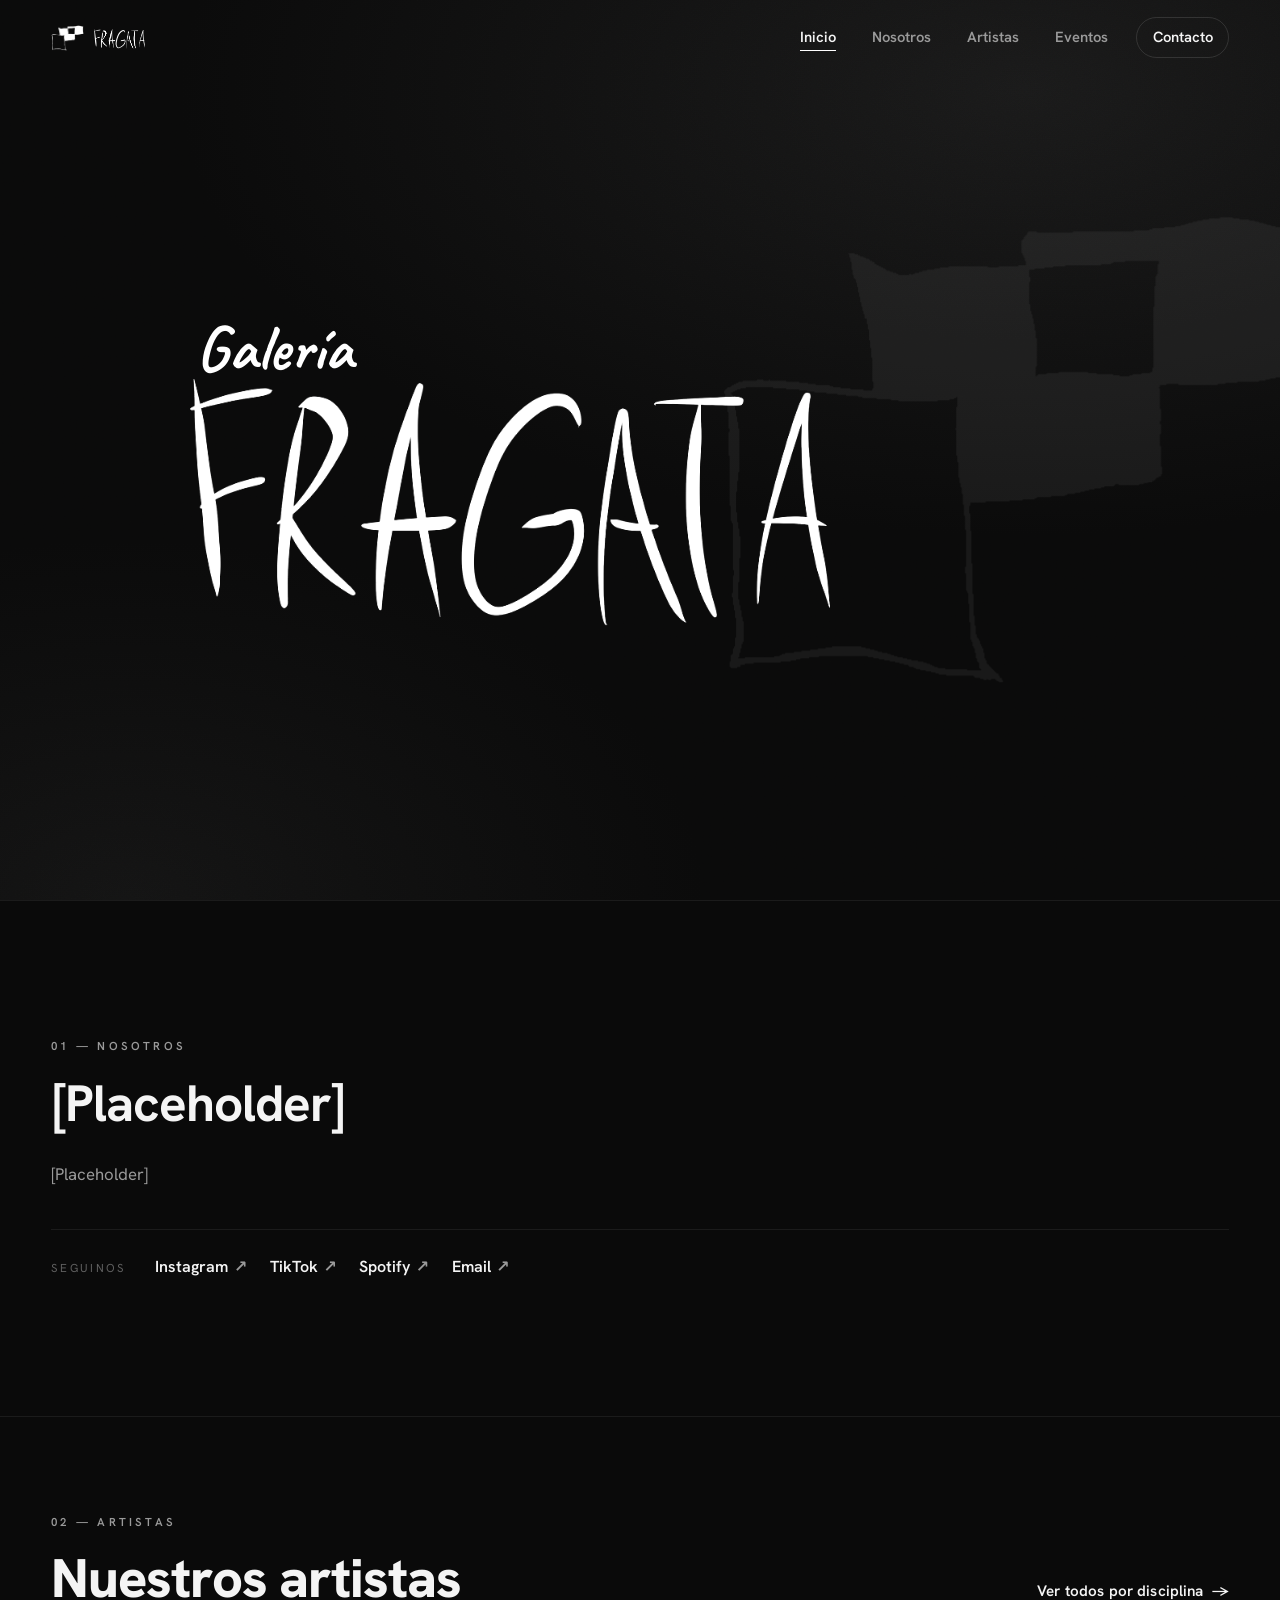
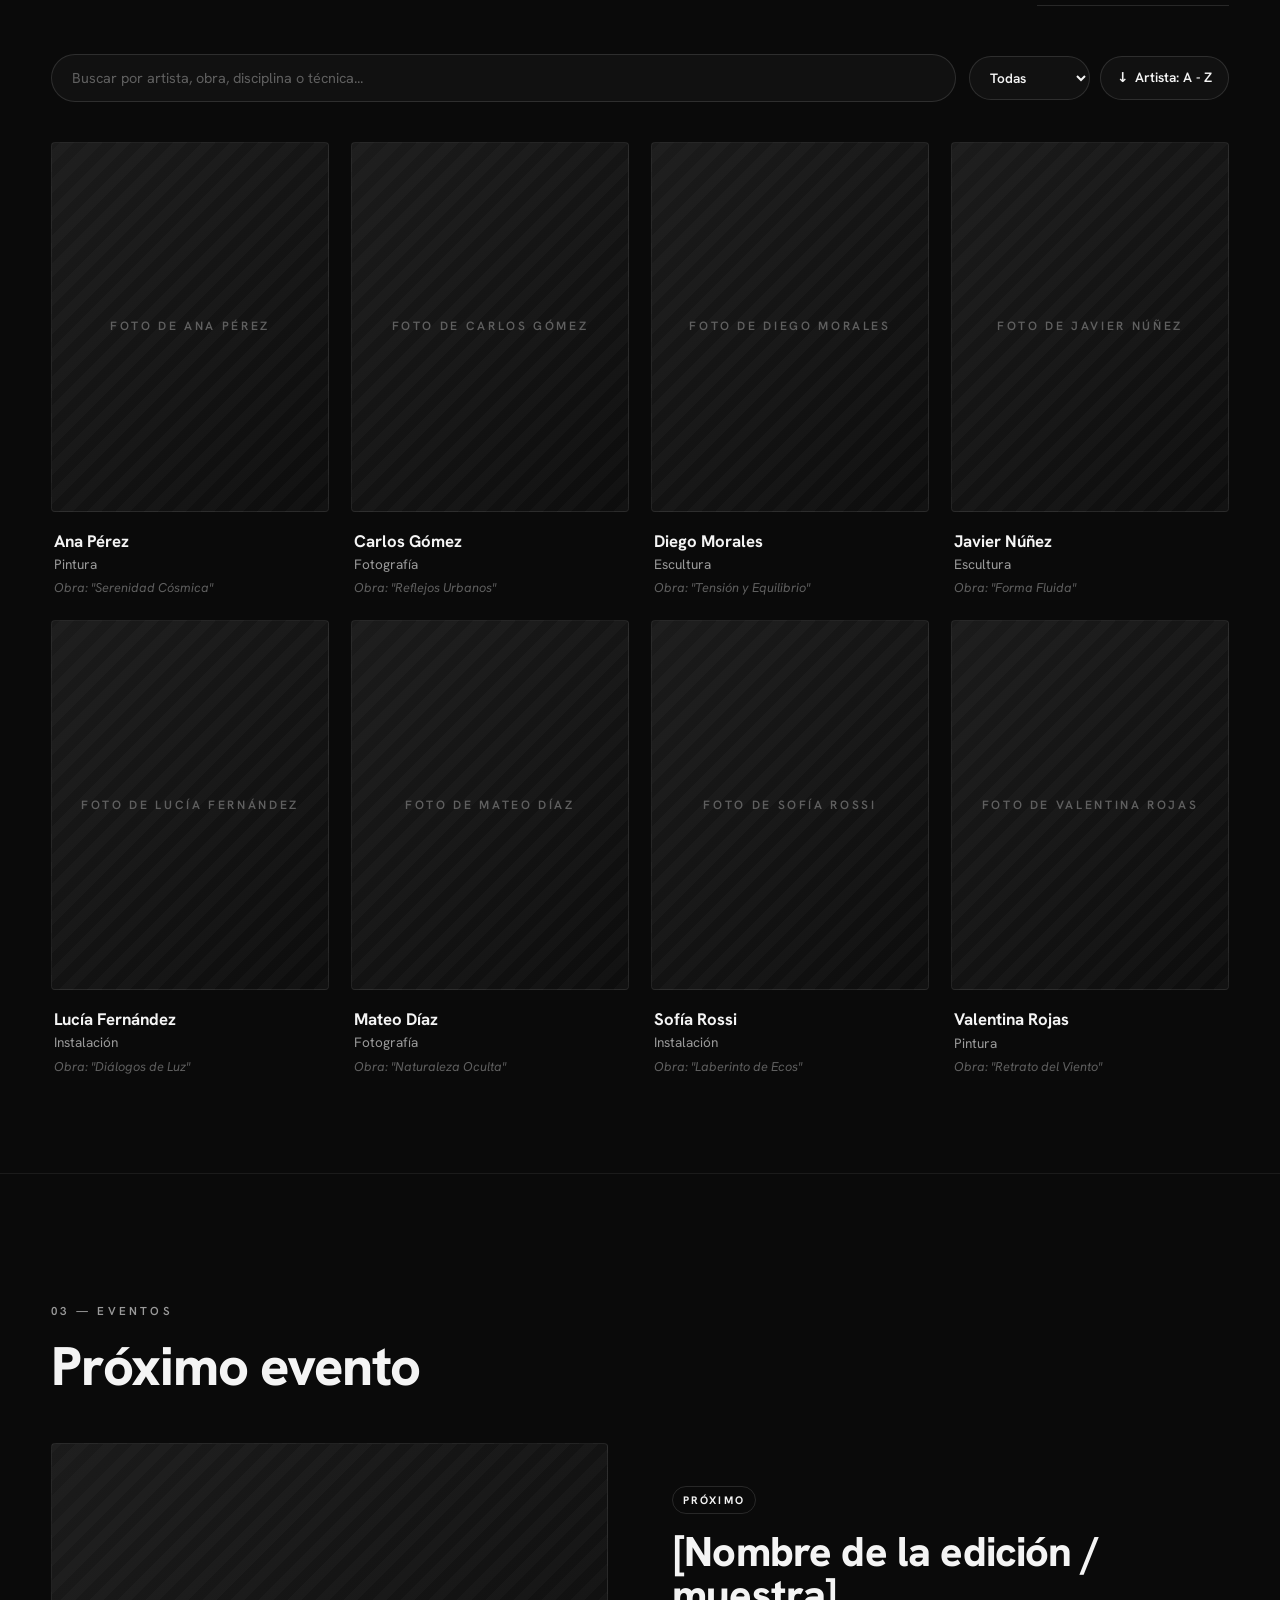
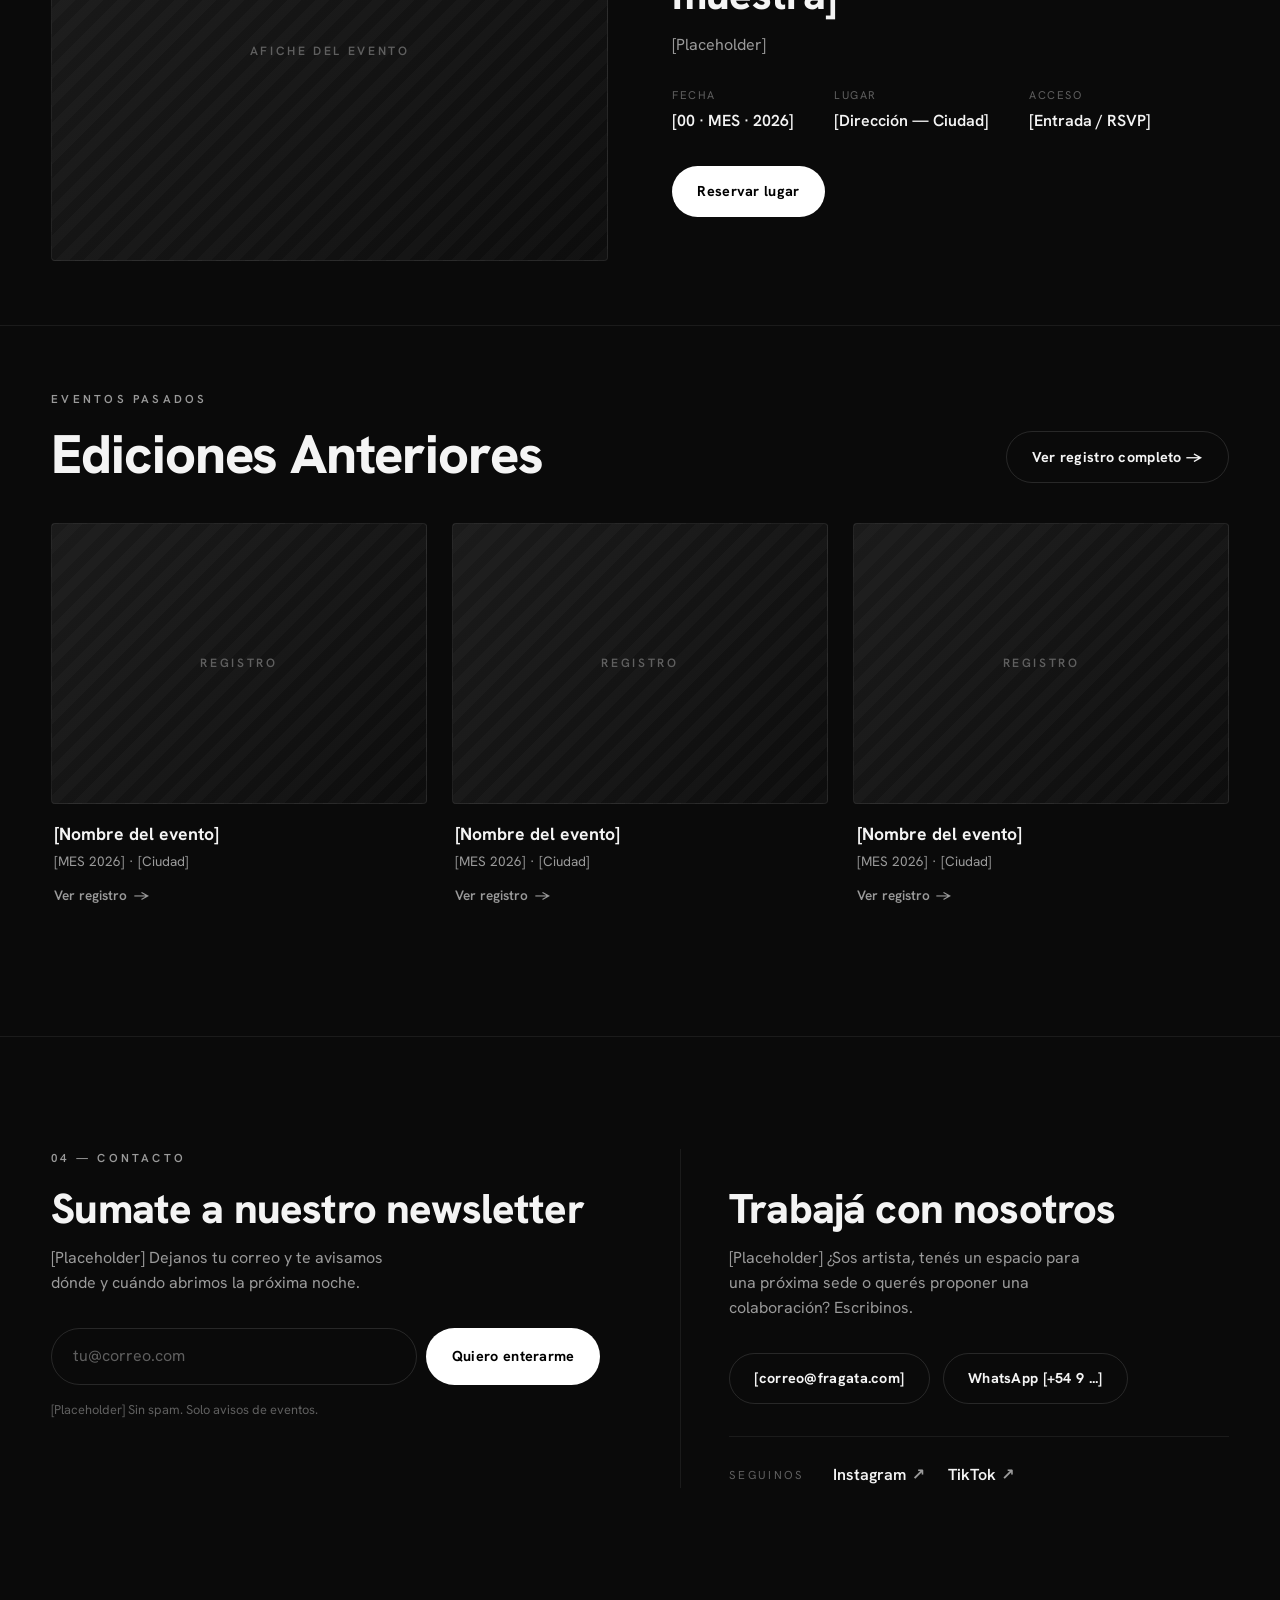
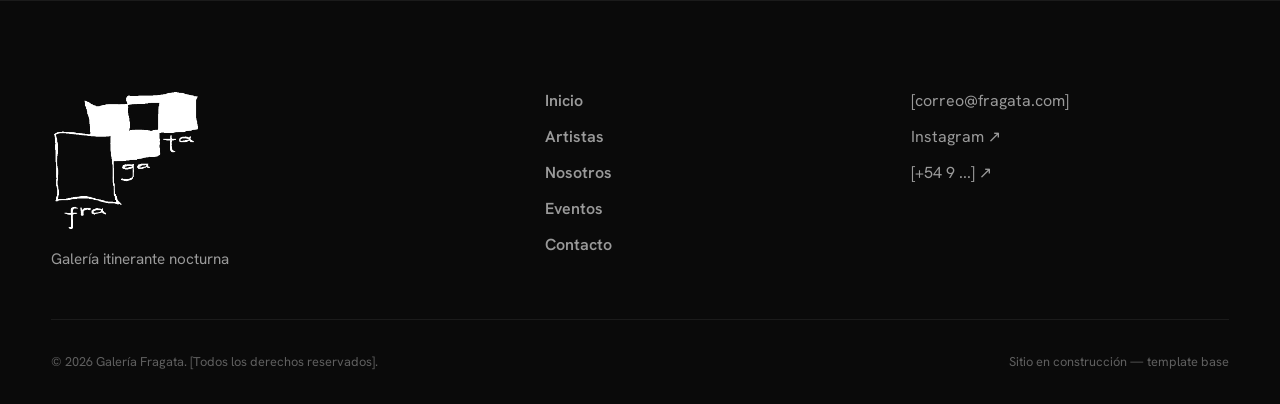
<file: index.html>
<!DOCTYPE html>
<html lang="es">
<head>
  <meta charset="UTF-8" />
  <meta name="viewport" content="width=device-width, initial-scale=1.0" />
  <title>Galería Fragata — Galería itinerante nocturna</title>
  <meta name="description" content="[Placeholder SEO] Fragata es una galería de arte itinerante nocturna. Reemplazar por descripción real." />

  <link rel="icon" type="image/png" sizes="64x64" href="assets/favicon.png" />
  <link rel="icon" type="image/png" sizes="32x32" href="assets/favicon-32.png" />

  <meta property="og:title" content="Galería Fragata" />
  <meta property="og:description" content="[Placeholder] Galería itinerante nocturna." />
  <meta property="og:type" content="website" />

  <link rel="preconnect" href="https://fonts.googleapis.com" />
  <link rel="preconnect" href="https://fonts.gstatic.com" crossorigin />
  <link href="https://fonts.googleapis.com/css2?family=Hanken+Grotesk:wght@400;500;600;700;800&family=Caveat:wght@500;700&display=swap" rel="stylesheet" />

  <link rel="stylesheet" href="css/styles.css" />
</head>
<body>

  <div class="preloader" id="preloader" aria-hidden="true">
    <img src="assets/isotipo_white.png" alt="" class="preloader__flag" />
  </div>

  <a href="#inicio" class="skip-link">Saltar al contenido</a>

  <header class="nav" id="nav">
    <div class="nav__inner">
      <a href="#inicio" class="nav__brand" aria-label="Galería Fragata — inicio">
        <img src="assets/isotipo_white.png" alt="" class="nav__flag" />
        <img src="assets/fragata_white.png" alt="Galería Fragata" class="nav__wordmark" />
      </a>

      <nav class="nav__links" id="navLinks" aria-label="Navegación principal">
        <a href="#inicio" class="nav__link is-active">Inicio</a>
        <a href="#nosotros" class="nav__link">Nosotros</a>
        <a href="#artistas" class="nav__link">Artistas</a>
        <a href="#eventos" class="nav__link">Eventos</a>
        <a href="#contacto" class="nav__link nav__link--cta">Contacto</a>
      </nav>

      <button class="nav__toggle" id="navToggle" aria-label="Abrir menú" aria-expanded="false" aria-controls="navLinks">
        <span></span><span></span><span></span>
      </button>
    </div>
  </header>

  <main>
    <section class="hero" id="inicio">
      <div class="hero__grain" aria-hidden="true"></div>

      <img src="assets/isotipo_white.png" alt="" class="hero__flag" data-parallax="0.15" aria-hidden="true" />

      <div class="hero__content">
        <h1 class="hero__title" data-reveal>
          <span class="hero__script">Galería</span>
          <img src="assets/fragata_white.png" alt="Fragata" class="hero__wordmark" />
        </h1>
      </div>

      <a href="#nosotros" class="hero__scroll" aria-label="Bajar"></a>
    </section>

    <section class="about" id="nosotros">
      <div class="about__inner">
        <p class="section-label" data-reveal>01 — Nosotros</p>
        <h2 class="about__statement" data-reveal>
          [Placeholder]
        </h2>
        <p class="about__lead" data-reveal>
          [Placeholder] 
        </p>

        <div class="social-links" data-reveal>
          <span class="social-links__label">Seguinos</span>
          <a href="#" class="social-link" target="_blank" rel="noopener">Instagram <span>↗</span></a>
          <a href="#" class="social-link" target="_blank" rel="noopener">TikTok <span>↗</span></a>
          <a href="#" class="social-link" target="_blank" rel="noopener">Spotify <span>↗</span></a>
          <a href="mailto:[correo@fragata.com]" class="social-link">Email <span>↗</span></a>
        </div>
      </div>
    </section>

    <section class="artists" id="artistas">
      <div class="section-head">
        <div>
          <p class="section-label" data-reveal>02 — Artistas</p>
          <h2 class="section-title" data-reveal>Nuestros artistas</h2>
        </div>
        <a href="artistas.html" class="link-arrow" data-reveal>Ver todos por disciplina <span>→</span></a>
      </div>

      <!-- PANEL DE BÚSQUEDA Y FILTROS OPTIMIZADO -->
       <!-- Esto deberia ser un carrusel no fila de 8 -->
      <div class="artists-filter" data-reveal>
        <div class="artists-filter__search">
          <input 
            type="text" 
            id="artistSearch" 
            placeholder="Buscar por artista, obra, disciplina o técnica..." 
            aria-label="Buscar artistas"
          />
        </div>

        <div class="artists-filter__controls">
          <!-- Filtro por Disciplina -->
          <select id="filterDiscipline" class="filter-select" aria-label="Filtrar por disciplina">
            <option value="all">Todas</option>
            <option value="Pintura">Pintura</option>
            <option value="Fotografía">Fotografía</option>
            <option value="Instalación">Instalación</option>
            <option value="Escultura">Escultura</option>
          </select>

          <!-- Botón Toggle de Ordenamiento -->
          <button type="button" id="btnSortToggle" class="filter-btn-toggle" aria-label="Cambiar orden de artistas">
            <span class="icon">↓</span> <span id="labelSort">Artista: A - Z</span>
          </button>
        </div>
      </div>

      <!-- GRILLA DE ARTISTAS ORIGINAL (Mantiene la clase original artists__grid) -->
      <div class="artists__grid" id="artistsGrid">
        <!-- Renderizado por JS -->
      </div>

      <!-- Mensaje cuando no hay resultados -->
      <div class="artists__empty" id="artistsEmpty" style="display: none;">
        <p>No se encontraron artistas con los criterios seleccionados.</p>
      </div>
    </section>

    <section class="events" id="eventos">
      <div class="section-head">
        <div>
          <p class="section-label" data-reveal>03 — Eventos</p>
          <h2 class="section-title" data-reveal>Próximo evento</h2>
        </div>
      </div>

      <article class="event-feature" data-reveal>
        <div class="event-feature__media" data-placeholder="Afiche del evento"></div>
        <div class="event-feature__info">
          <span class="tag">Próximo</span>
          <h3 class="event-feature__title">[Nombre de la edición / muestra]</h3>
          <p class="event-feature__desc">
            [Placeholder]
          </p>
          <dl class="event-feature__meta">
            <div><dt>Fecha</dt><dd>[00 · MES · 2026]</dd></div>
            <div><dt>Lugar</dt><dd>[Dirección — Ciudad]</dd></div>
            <div><dt>Acceso</dt><dd>[Entrada / RSVP]</dd></div>
          </dl>
          <a href="eventoproximo.html" class="btn btn--primary">Reservar lugar</a>
        </div>
      </article>

      <div class="events__past">
        <p class="section-label" data-reveal>Eventos pasados</p>
        <div class="past-events__header">
          <div>
            <h4 class="section-title">Ediciones Anteriores</h4>
          </div>
          <a href="eventos.html" class="btn btn--ghost">Ver registro completo →</a>
        </div>
        <div class="past-grid">
          <a href="evento.html" class="past-card" data-reveal>
            <div class="past-card__media" data-placeholder="Registro"></div>
            <div class="past-card__body">
              <h4 class="past-card__title">[Nombre del evento]</h4>
              <p class="past-card__meta">[MES 2026] · [Ciudad]</p>
              <span class="past-card__cta">Ver registro <span>→</span></span>
            </div>
          </a>

          <a href="evento.html" class="past-card" data-reveal>
            <div class="past-card__media" data-placeholder="Registro"></div>
            <div class="past-card__body">
              <h4 class="past-card__title">[Nombre del evento]</h4>
              <p class="past-card__meta">[MES 2026] · [Ciudad]</p>
              <span class="past-card__cta">Ver registro <span>→</span></span>
            </div>
          </a>

          <a href="evento.html" class="past-card" data-reveal>
            <div class="past-card__media" data-placeholder="Registro"></div>
            <div class="past-card__body">
              <h4 class="past-card__title">[Nombre del evento]</h4>
              <p class="past-card__meta">[MES 2026] · [Ciudad]</p>
              <span class="past-card__cta">Ver registro <span>→</span></span>
            </div>
          </a>
        </div>
      </div>
    </section>

    <section class="contact" id="contacto">
      <div class="contact__grid">
        <div class="contact__col">
          <p class="section-label" data-reveal>04 — Contacto</p>
          <h2 class="contact__title" data-reveal>Sumate a nuestro newsletter</h2>
          <p class="contact__lead" data-reveal>
            [Placeholder] Dejanos tu correo y te avisamos dónde y cuándo abrimos la próxima noche.
          </p>
          <form class="contact__form" name="newsletter" data-reveal data-netlify="true" netlify-honeypot="bot-field">
            <input type="hidden" name="form-name" value="newsletter" />
            <p hidden><label>No completar: <input name="bot-field" /></label></p>
            <input type="email" name="email" placeholder="tu@correo.com" aria-label="Correo electrónico" required />
            <button type="submit" class="btn btn--primary">Quiero enterarme</button>
          </form>
          <p class="contact__note">[Placeholder] Sin spam. Solo avisos de eventos.</p>
        </div>

        <div class="contact__col contact__col--work">
          <h2 class="contact__title" data-reveal>Trabajá con nosotros</h2>
          <p class="contact__lead" data-reveal>
            [Placeholder] ¿Sos artista, tenés un espacio para una próxima sede o querés
            proponer una colaboración? Escribinos.
          </p>
          <div class="contact__actions" data-reveal>
            <a href="mailto:[correo@fragata.com]" class="btn btn--ghost">[correo@fragata.com]</a>
            <a href="#" class="btn btn--ghost">WhatsApp [+54 9 ...]</a>
          </div>
          <div class="social-links" data-reveal>
            <span class="social-links__label">Seguinos</span>
            <a href="#" class="social-link" target="_blank" rel="noopener">Instagram <span>↗</span></a>
            <a href="#" class="social-link" target="_blank" rel="noopener">TikTok <span>↗</span></a>
          </div>
        </div>
      </div>
    </section>
  </main>

  <footer class="footer">
    <div class="footer__top">
      <div class="footer__brand">
        <img src="assets/isologo_white.png" alt="Galería Fragata" class="footer__logo" />
        <p class="footer__tagline">Galería itinerante nocturna</p>
      </div>

      <nav class="footer__nav" aria-label="Navegación de pie">
        <a href="#inicio">Inicio</a>
        <a href="#artistas">Artistas</a>
        <a href="#nosotros">Nosotros</a>
        <a href="#eventos">Eventos</a>
        <a href="#contacto">Contacto</a>
      </nav>

      <div class="footer__contact">
        <a href="mailto:[correo@fragata.com]">[correo@fragata.com]</a>
        <a href="#" aria-label="Instagram">Instagram ↗</a>
        <a href="#" aria-label="WhatsApp">[+54 9 ...] ↗</a>
      </div>
    </div>

    <div class="footer__bottom">
      <span>© <span id="year">2026</span> Galería Fragata. [Todos los derechos reservados].</span>
      <span>Sitio en construcción — template base</span>
    </div>
  </footer>

  <script src="js/data.js"></script>
  <script src="js/fragata.js"></script>
  <script src="js/main.js"></script>
</body>
</html>
</file>
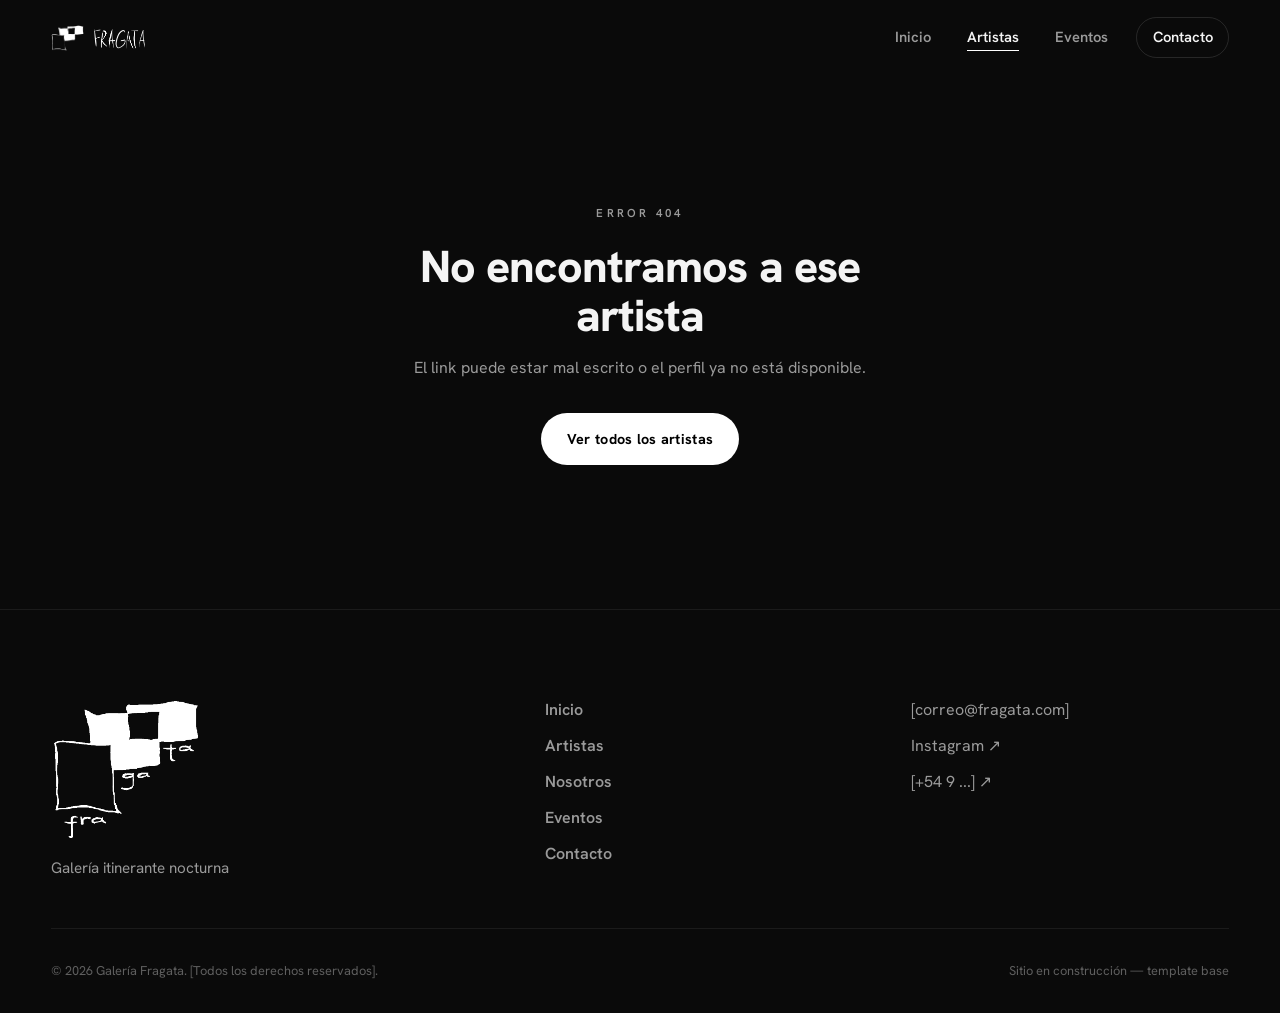
<file: artista.html>
<!DOCTYPE html>
<html lang="es">
<head>
  <meta charset="UTF-8" />
  <meta name="viewport" content="width=device-width, initial-scale=1.0" />
  <!-- Título y meta se completan por JS según el ?slug= de la URL -->
  <title>Artista — Galería Fragata</title>
  <meta name="description" content="Perfil de artista en Galería Fragata." />

  <link rel="icon" type="image/png" sizes="64x64" href="assets/favicon.png" />
  <link rel="icon" type="image/png" sizes="32x32" href="assets/favicon-32.png" />

  <meta property="og:title" content="Artista — Galería Fragata" />
  <meta property="og:description" content="Perfil de artista." />
  <meta property="og:type" content="profile" />

  <link rel="preconnect" href="https://fonts.googleapis.com" />
  <link rel="preconnect" href="https://fonts.gstatic.com" crossorigin />
  <link href="https://fonts.googleapis.com/css2?family=Hanken+Grotesk:wght@400;500;600;700;800&family=Caveat:wght@500;700&display=swap" rel="stylesheet" />

  <link rel="stylesheet" href="css/styles.css" />
</head>
<body>
<div class="preloader" id="preloader" aria-hidden="true">
  <img src="assets/isotipo_white.png" alt="" class="preloader__flag" />
</div>

  <a href="#artista" class="skip-link">Saltar al contenido</a>

  <!-- Header / Navbar Unificado (Artistas) -->
  <header class="nav is-scrolled" id="nav">
    <div class="nav__inner">
      <a href="index.html#inicio" class="nav__brand" aria-label="Galería Fragata — inicio">
        <img src="assets/isotipo_white.png" alt="" class="nav__flag" />
        <img src="assets/fragata_white.png" alt="Galería Fragata" class="nav__wordmark" />
      </a>

      <nav class="nav__links" id="navLinks" aria-label="Navegación principal">
        <a href="index.html#inicio" class="nav__link">Inicio</a>
        <a href="artistas.html" class="nav__link is-active">Artistas</a>
        <a href="eventos.html" class="nav__link">Eventos</a>
        <a href="index.html#contacto" class="nav__link nav__link--cta">Contacto</a>
      </nav>

      <button class="nav__toggle" id="navToggle" aria-label="Abrir menú" aria-expanded="false" aria-controls="navLinks">
        <span></span><span></span><span></span>
      </button>
    </div>
  </header>

  <!--
    Todo el contenido de abajo lo completa js/artista.js leyendo el
    ?slug= de la URL contra js/data.js. Los textos que se ven acá son
    sólo el esqueleto: nunca se muestran sin reemplazar.
  -->
  <main id="artistMain" hidden>
    <section class="artist-profile" id="artista">
      <nav class="breadcrumb" aria-label="Ruta de navegación" data-reveal>
        <a href="index.html#artistas">Artistas</a>
        <span aria-hidden="true">/</span>
        <span aria-current="page" id="crumbName"></span>
      </nav>

      <div class="artist-profile__grid">
        <figure class="artist-profile__media" data-reveal id="artistPhoto">
          <!-- foto o placeholder -->
        </figure>

        <div class="artist-profile__info" data-reveal>
          <p class="section-label" id="artistDiscipline"></p>
          <h1 class="artist-profile__name" id="artistName"></h1>

          <div class="artist-profile__bio" id="artistBio">
            <!-- párrafos de bio -->
          </div>

          <dl class="artist-profile__meta" id="artistMeta">
            <!-- disciplina / ciudad / desde -->
          </dl>

          <div class="artist-profile__actions">
            <a href="#obras" class="btn btn--primary">Ver obras</a>
          </div>

          <div class="social-links" id="artistLinks" hidden>
            <span class="social-links__label">Seguilo en</span>
          </div>
        </div>
      </div>
    </section>

    <!-- ------------------------------ Carrusel de obras ------------------------------ -->
    <section class="works" id="obras">
      <div class="section-head">
        <div>
          <p class="section-label" data-reveal>Obras</p>
          <h2 class="section-title" data-reveal>Obra seleccionada</h2>
        </div>

        <div class="carousel__nav" data-reveal>
          <button type="button" class="carousel__btn" data-carousel-prev aria-label="Obras anteriores">
            <span aria-hidden="true">←</span>
          </button>
          <button type="button" class="carousel__btn" data-carousel-next aria-label="Obras siguientes">
            <span aria-hidden="true">→</span>
          </button>
        </div>
      </div>

      <div class="carousel" data-carousel data-reveal>
        <ul class="carousel__track" id="worksTrack" tabindex="0"
            aria-label="Obras del artista, deslizá horizontalmente">
          <!-- tarjetas de obra -->
        </ul>
      </div>

      <p class="works__empty" id="worksEmpty" hidden>
        Todavía no hay obras cargadas para este artista.
      </p>
    </section>
  </main>

  <!-- Estado de error: el slug de la URL no corresponde a ningún artista -->
  <main id="artistNotFound" hidden>
    <section class="not-found">
      <p class="section-label">Error 404</p>
      <h1 class="not-found__title">No encontramos a ese artista</h1>
      <p class="not-found__lead">
        El link puede estar mal escrito o el perfil ya no está disponible.
      </p>
      <a href="index.html#artistas" class="btn btn--primary">Ver todos los artistas</a>
    </section>
  </main>

  <footer class="footer">
    <div class="footer__top">
      <div class="footer__brand">
        <img src="assets/isologo_white.png" alt="Galería Fragata" class="footer__logo" />
        <p class="footer__tagline">Galería itinerante nocturna</p>
      </div>

      <nav class="footer__nav" aria-label="Navegación de pie">
        <a href="index.html#inicio">Inicio</a>
        <a href="index.html#artistas">Artistas</a>
        <a href="index.html#nosotros">Nosotros</a>
        <a href="index.html#eventos">Eventos</a>
        <a href="index.html#contacto">Contacto</a>
      </nav>

      <div class="footer__contact">
        <a href="mailto:[correo@fragata.com]">[correo@fragata.com]</a>
        <a href="#" aria-label="Instagram">Instagram ↗</a>
        <a href="#" aria-label="WhatsApp">[+54 9 ...] ↗</a>
      </div>
    </div>

    <div class="footer__bottom">
      <span>© <span id="year">2026</span> Galería Fragata. [Todos los derechos reservados].</span>
      <span>Sitio en construcción — template base</span>
    </div>
  </footer>

  <script src="js/data.js"></script>
  <script src="js/fragata.js"></script>
  <script src="js/carrusel.js"></script>
  <script src="js/artista.js"></script>
  <script src="js/main.js"></script>
</body>
</html>
</file>
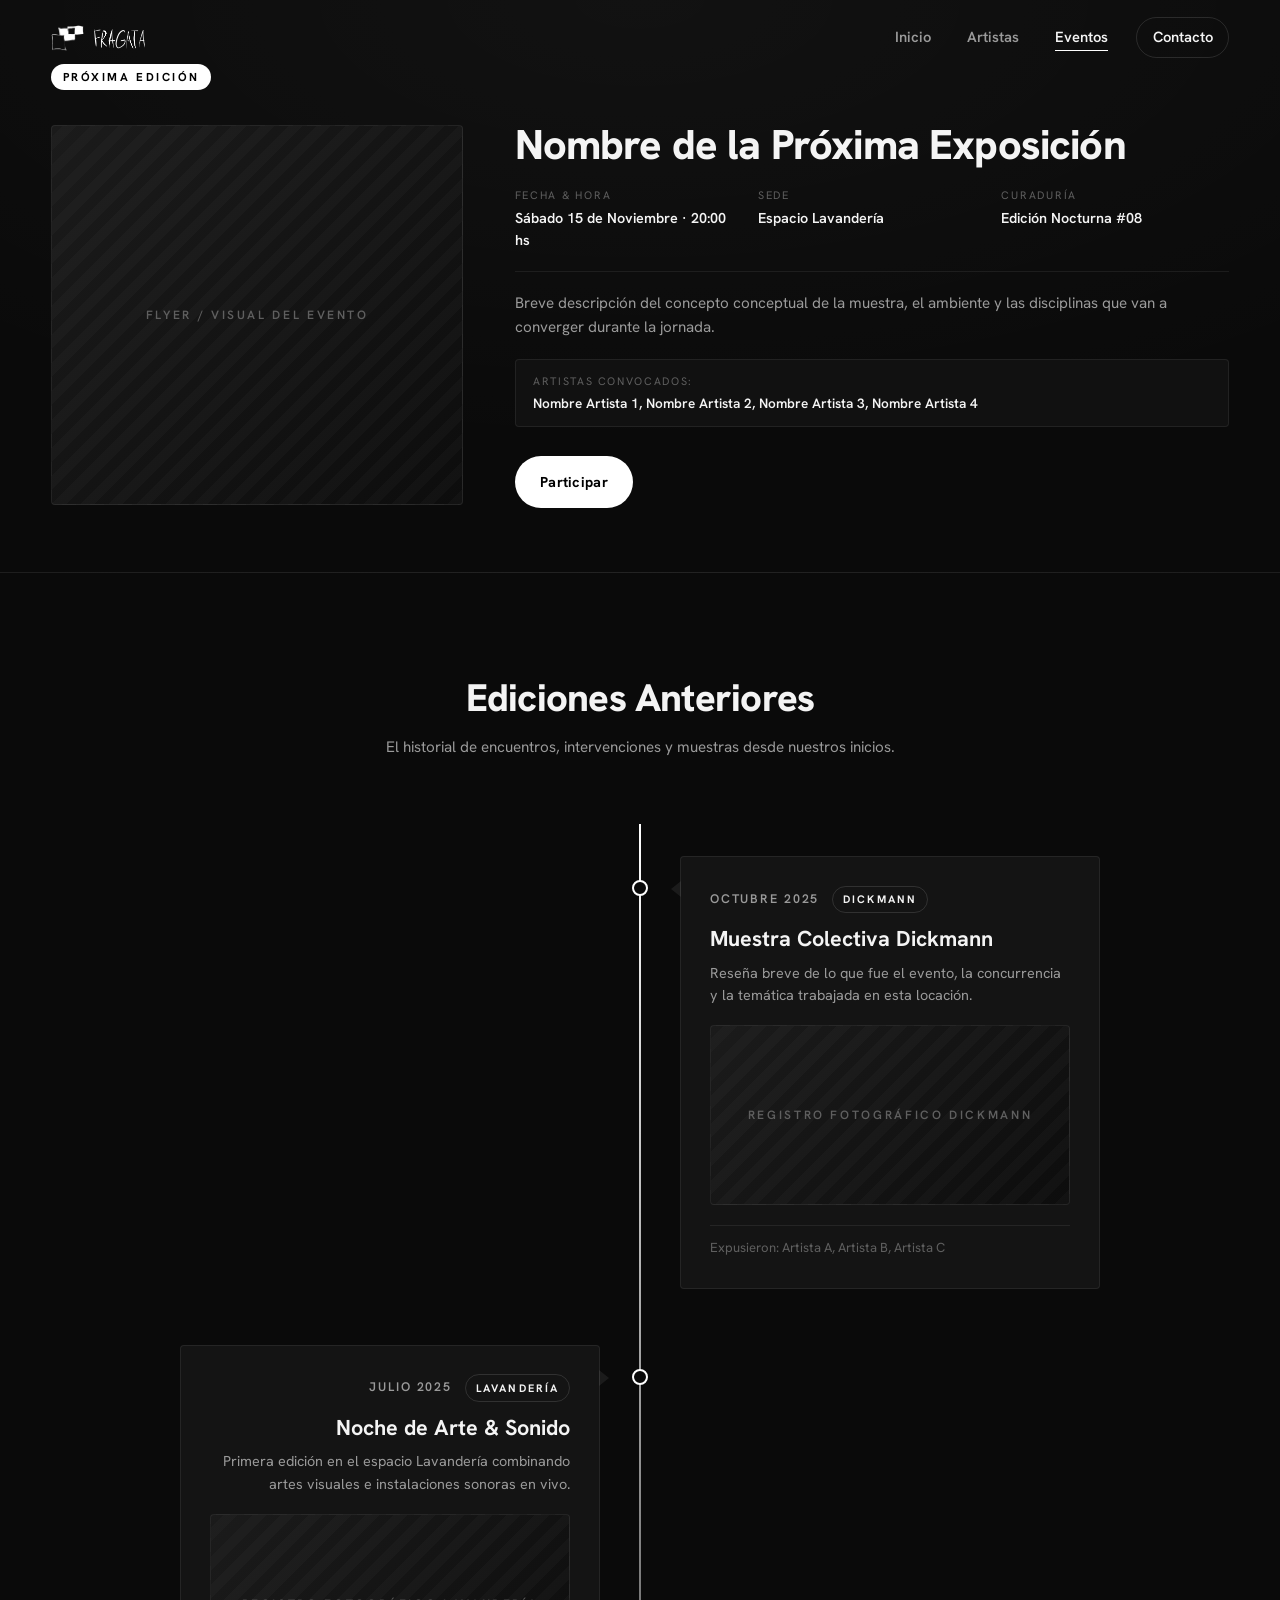
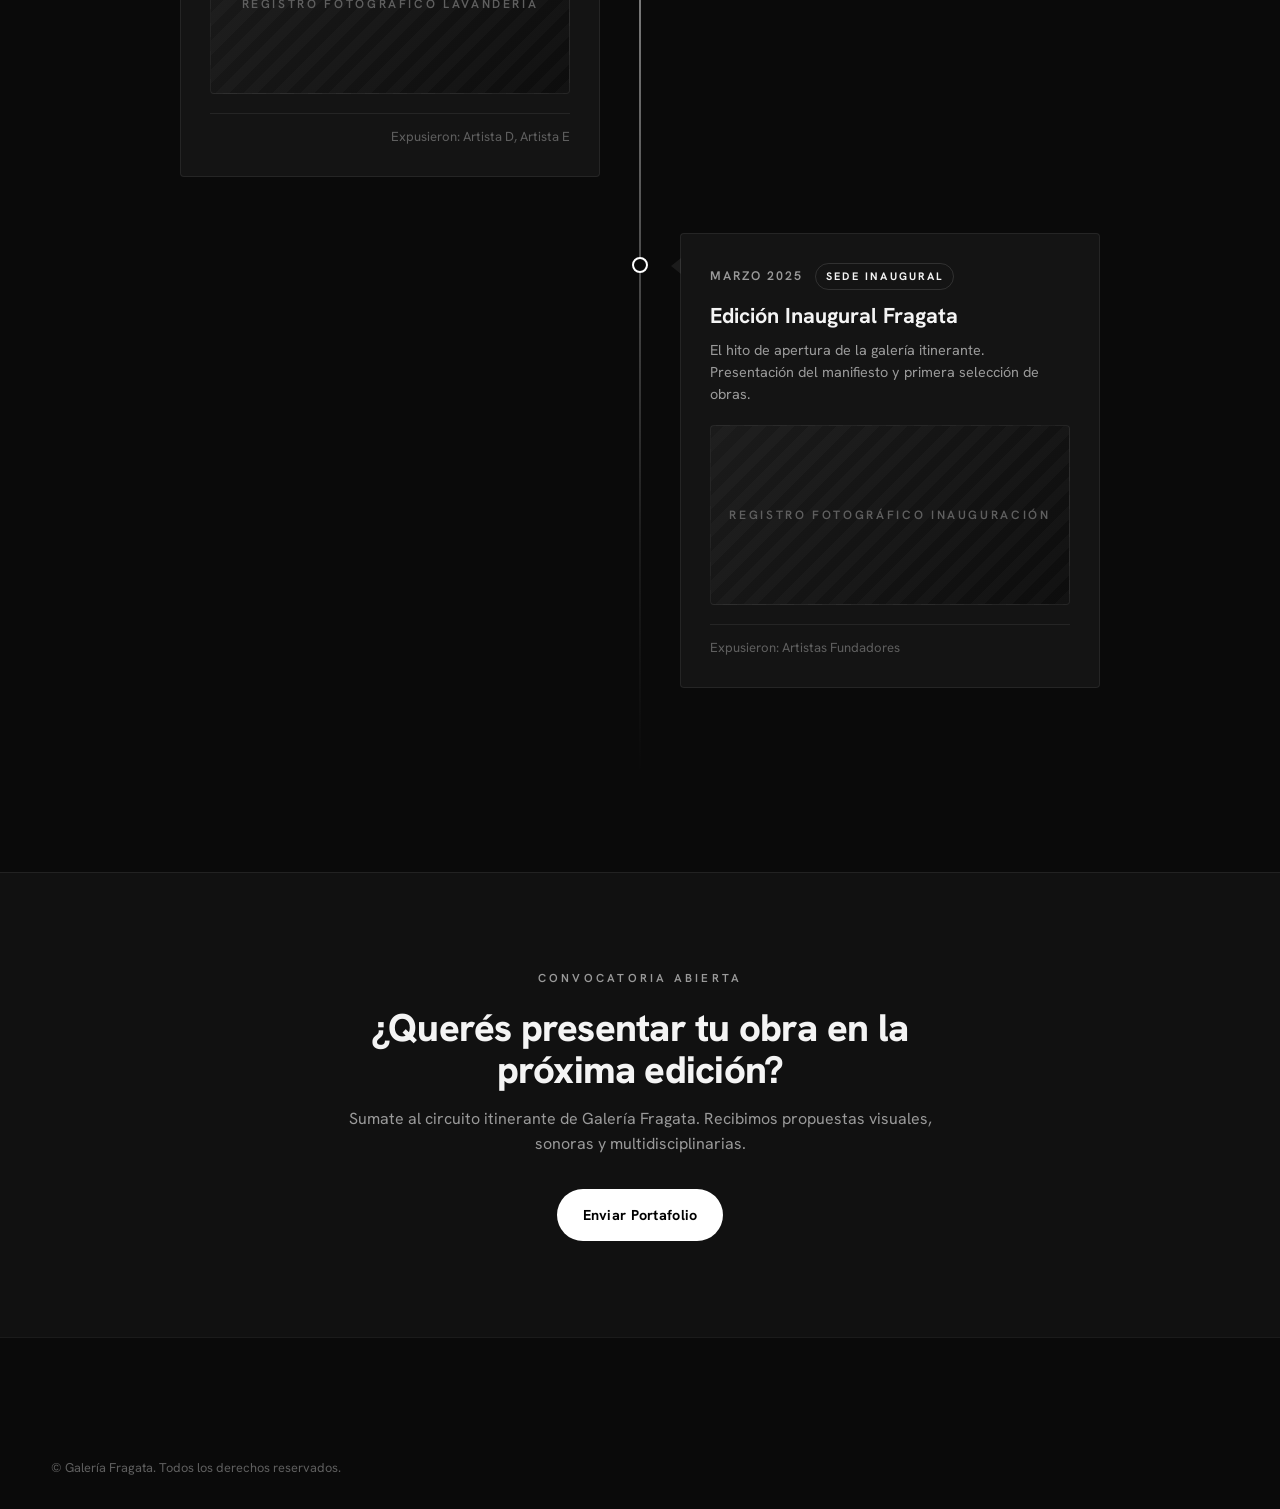
<file: eventos.html>
<!DOCTYPE html>
<html lang="es">
<head>
  <meta charset="UTF-8" />
  <meta name="viewport" content="width=device-width, initial-scale=1.0" />
  <title>Galería Fragata — Agenda & Eventos</title>
  
  <!-- Tipografía y Estilos -->
  <link rel="preconnect" href="https://fonts.googleapis.com">
  <link rel="preconnect" href="https://fonts.gstatic.com" crossorigin>
  <link href="https://fonts.googleapis.com/css2?family=Caveat:wght@700&family=Hanken+Grotesk:wght@400;600;700;800&display=swap" rel="stylesheet">
  <link rel="stylesheet" href="css/styles.css" />
</head>
<body>
<div class="preloader" id="preloader" aria-hidden="true">
  <img src="assets/isotipo_white.png" alt="" class="preloader__flag" />
</div>
  <main>
    <!-- Encabezado de la página -->
<!-- Header / Navbar Unificado -->
  <header class="nav is-scrolled" id="nav">
    <div class="nav__inner">
      <a href="index.html#inicio" class="nav__brand" aria-label="Galería Fragata — inicio">
        <img src="assets/isotipo_white.png" alt="" class="nav__flag" />
        <img src="assets/fragata_white.png" alt="Galería Fragata" class="nav__wordmark" />
      </a>

      <nav class="nav__links" id="navLinks" aria-label="Navegación principal">
        <a href="index.html#inicio" class="nav__link">Inicio</a>
        <a href="artistas.html" class="nav__link">Artistas</a>
        <a href="eventos.html" class="nav__link is-active">Eventos</a>
        <a href="index.html#contacto" class="nav__link nav__link--cta">Contacto</a>
      </nav>

      <button class="nav__toggle" id="navToggle" aria-label="Abrir menú" aria-expanded="false" aria-controls="navLinks">
      </button>
    </div>
  </header>

    <!-- EVENTO DESTACADO (Próximo / En Curso) -->
    <section class="featured-event">
      <div class="featured-event__inner">
        <div class="featured-event__badge">Próxima Edición</div>
        
        <div class="featured-event__grid">
            <div class="featured-event__media" data-placeholder="Flyer / Visual del Evento"></div>
          
          <div class="featured-event__content">
            <h2 class="featured-event__title">
              <a>Nombre de la Próxima Exposición</a>
            </h2>
            <!--Construir por js - bd -->
            <dl class="featured-event__meta">
              <div>
                <dt>Fecha & Hora</dt>
                <dd>Sábado 15 de Noviembre · 20:00 hs</dd>
              </div>
              <div>
                <dt>Sede</dt>
                <dd>Espacio Lavandería</dd>
              </div>
              <div>
                <dt>Curaduría</dt>
                <dd>Edición Nocturna #08</dd>
              </div>
            </dl>

            <p class="featured-event__desc">
              Breve descripción del concepto conceptual de la muestra, el ambiente y las disciplinas que van a converger durante la jornada.
            </p>

            <div class="featured-event__artists">
              <span class="featured-event__artists-label">Artistas convocados:</span>
              <p>Nombre Artista 1, Nombre Artista 2, Nombre Artista 3, Nombre Artista 4</p>
            </div>

            <div class="featured-event__actions">
              <a href="eventoproximo.html" class="btn btn--primary">Participar</a>
            </div>
          </div>
        </div>
      </div>
    </section>

    <!-- LÍNEA DE TIEMPO (Eventos Pasados) -->
    <section class="timeline-section">
      <div class="timeline-section__inner">
        <div class="timeline-header">
          <h2 class="timeline-header__title">Ediciones Anteriores</h2>
          <p class="timeline-header__desc">El historial de encuentros, intervenciones y muestras desde nuestros inicios.</p>
        </div>

        <div class="timeline">
          <!-- Eje conector vertical -->
          <div class="timeline__line"></div>

          <!-- NODO 1 (Más reciente) -->
          <article class="timeline-item">
            <div class="timeline-item__node"></div>
            <div class="timeline-item__card">
              <header class="timeline-item__header">
                <span class="timeline-item__date">Octubre 2025</span>
                <span class="tag">Dickmann</span>
              </header>
              <h3 class="timeline-item__title">
                <a href="evento.html">Muestra Colectiva Dickmann</a>
              </h3>
              <p class="timeline-item__desc">
                Reseña breve de lo que fue el evento, la concurrencia y la temática trabajada en esta locación.
              </p>
              <div class="timeline-item__media" data-placeholder="Registro fotográfico Dickmann"></div>
              <footer class="timeline-item__footer">
                <span class="timeline-item__artists">Expusieron: Artista A, Artista B, Artista C</span>
              </footer>
            </div>
          </article>

          <!-- NODO 2 -->
          <article class="timeline-item">
            <div class="timeline-item__node"></div>
            <div class="timeline-item__card">
              <header class="timeline-item__header">
                <span class="timeline-item__date">Julio 2025</span>
                <span class="tag">Lavandería</span>
              </header>
              <h3 class="timeline-item__title">
                <a href="evento.html">Noche de Arte & Sonido</a>
              </h3>
              <p class="timeline-item__desc">
                Primera edición en el espacio Lavandería combinando artes visuales e instalaciones sonoras en vivo.
              </p>
              <div class="timeline-item__media" data-placeholder="Registro fotográfico Lavandería"></div>
              <footer class="timeline-item__footer">
                <span class="timeline-item__artists">Expusieron: Artista D, Artista E</span>
              </footer>
            </div>
          </article>

          <!-- NODO 3 (Muestra Inaugural) -->
          <article class="timeline-item">
            <div class="timeline-item__node"></div>
            <div class="timeline-item__card">
              <header class="timeline-item__header">
                <span class="timeline-item__date">Marzo 2025</span>
                <span class="tag">Sede Inaugural</span>
              </header>
              <h3 class="timeline-item__title">
                <a href="evento.html">Edición Inaugural Fragata</a>
              </h3>
              <p class="timeline-item__desc">
                El hito de apertura de la galería itinerante. Presentación del manifiesto y primera selección de obras.
              </p>
              <div class="timeline-item__media" data-placeholder="Registro fotográfico Inauguración"></div>
              <footer class="timeline-item__footer">
                <span class="timeline-item__artists">Expusieron: Artistas Fundadores</span>
              </footer>
            </div>
          </article>

        </div>
      </div>
    </section>

    <!-- CALL TO ACTION (Postulación de Artistas) -->
    <section class="cta-call" id="contacto">
      <div class="cta-call__inner">
        <p class="section-label">Convocatoria abierta</p>
        <h2 class="cta-call__title">¿Querés presentar tu obra en la próxima edición?</h2>
        <p class="cta-call__desc">Sumate al circuito itinerante de Galería Fragata. Recibimos propuestas visuales, sonoras y multidisciplinarias.</p>
        <a href="mailto:contacto@galeriafragata.com" class="btn btn--primary">Enviar Portafolio</a>
      </div>
    </section>
  </main>

  <!-- Footer -->
  <footer class="footer">
    <div class="footer__bottom">
      <p>&copy; Galería Fragata. Todos los derechos reservados.</p>
    </div>
  </footer>
  <script src="js/data.js"></script>
  <script src="js/fragata.js"></script>
  <script src="js/main.js"></script>
</body>  
</html>
</file>
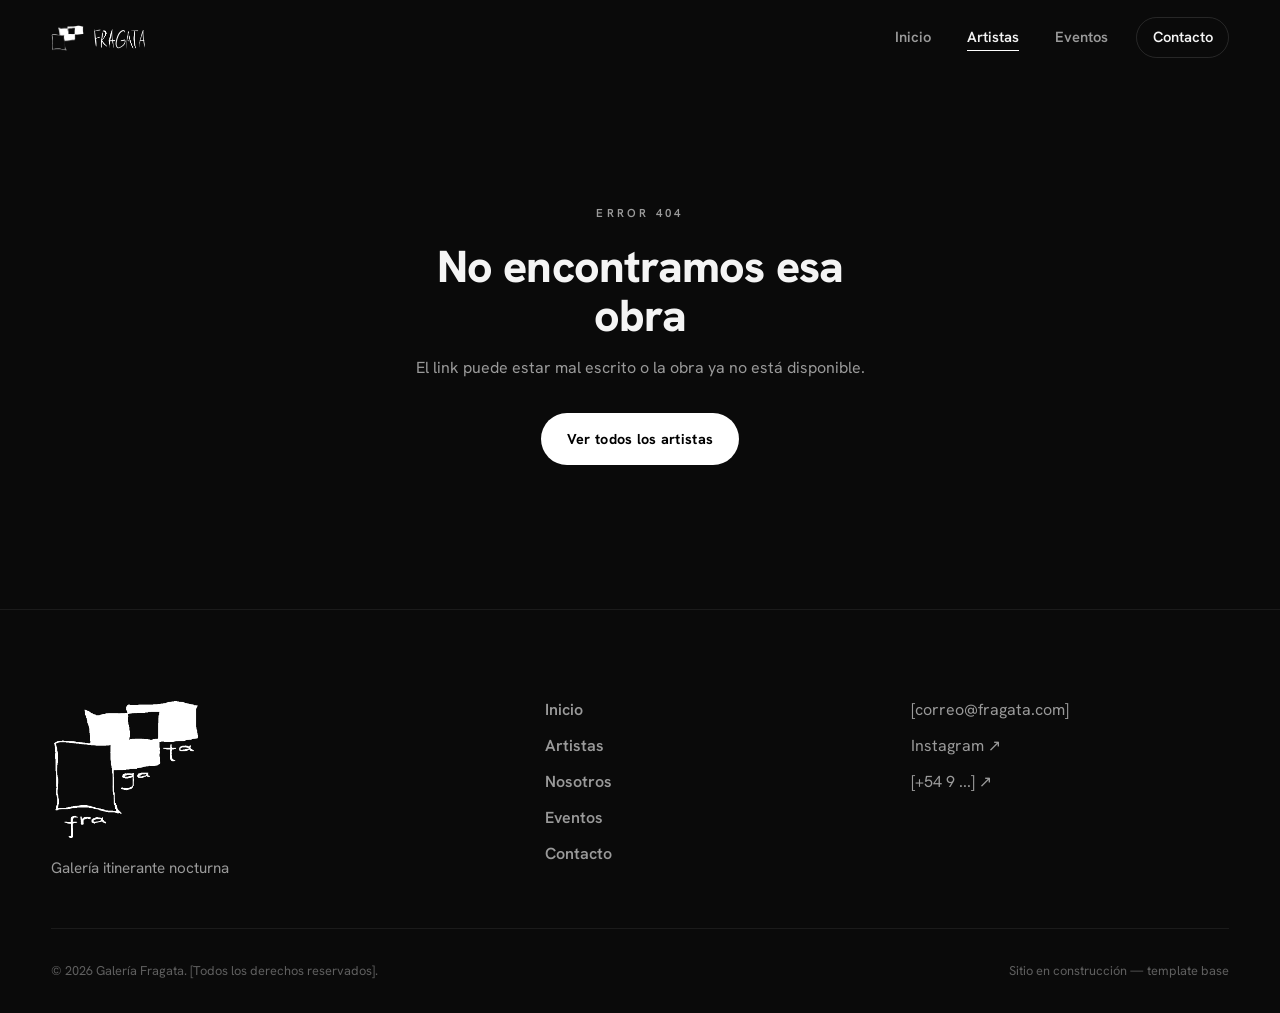
<file: obra.html>
<!DOCTYPE html>
<html lang="es">
<head>
  <meta charset="UTF-8" />
  <meta name="viewport" content="width=device-width, initial-scale=1.0" />
  <!-- Título y meta se completan por JS según el ?slug= de la URL -->
  <title>Obra — Galería Fragata</title>
  <meta name="description" content="Perfil de obra en Galería Fragata." />

  <link rel="icon" type="image/png" sizes="64x64" href="assets/favicon.png" />
  <link rel="icon" type="image/png" sizes="32x32" href="assets/favicon-32.png" />

  <meta property="og:title" content="Obra — Galería Fragata" />
  <meta property="og:description" content="Perfil de obra." />
  <meta property="og:type" content="article" />

  <link rel="preconnect" href="https://fonts.googleapis.com" />
  <link rel="preconnect" href="https://fonts.gstatic.com" crossorigin />
  <link href="https://fonts.googleapis.com/css2?family=Hanken+Grotesk:wght@400;500;600;700;800&family=Caveat:wght@500;700&display=swap" rel="stylesheet" />

  <link rel="stylesheet" href="css/styles.css" />
</head>
<body>
<div class="preloader" id="preloader" aria-hidden="true">
  <img src="assets/isotipo_white.png" alt="" class="preloader__flag" />
</div>

  <a href="#obra" class="skip-link">Saltar al contenido</a>

  <!-- Header / Navbar Unificado (Artistas) -->
  <header class="nav is-scrolled" id="nav">
    <div class="nav__inner">
      <a href="index.html#inicio" class="nav__brand" aria-label="Galería Fragata — inicio">
        <img src="assets/isotipo_white.png" alt="" class="nav__flag" />
        <img src="assets/fragata_white.png" alt="Galería Fragata" class="nav__wordmark" />
      </a>

      <nav class="nav__links" id="navLinks" aria-label="Navegación principal">
        <a href="index.html#inicio" class="nav__link">Inicio</a>
        <a href="artistas.html" class="nav__link is-active">Artistas</a>
        <a href="eventos.html" class="nav__link">Eventos</a>
        <a href="index.html#contacto" class="nav__link nav__link--cta">Contacto</a>
      </nav>

      <button class="nav__toggle" id="navToggle" aria-label="Abrir menú" aria-expanded="false" aria-controls="navLinks">
        <span></span><span></span><span></span>
      </button>
    </div>
  </header>

  <!--
    Contenido completado por js/obra.js a partir de
    obra.html?slug=<obra>&artista=<artista>, contra js/data.js.
  -->
  <main id="workMain" hidden>
    <section class="artwork" id="obra">
      <nav class="breadcrumb" aria-label="Ruta de navegación" data-reveal>
        <a href="index.html#artistas">Artistas</a>
        <span aria-hidden="true">/</span>
        <a href="#" id="crumbArtist"></a>
        <span aria-hidden="true">/</span>
        <span aria-current="page" id="crumbWork"></span>
      </nav>

      <div class="artwork__grid">
        <!-- Imagen grande de la obra -->
        <figure class="artwork__media" data-reveal id="workPhoto">
          <!-- foto o placeholder -->
        </figure>

        <!-- Ficha de la obra -->
        <div class="artwork__info" data-reveal>
          <p class="section-label">Obra</p>
          <h1 class="artwork__title" id="workTitle"></h1>
          <p class="artwork__artist">
            <span>por</span> <a href="#" id="workArtistLink"></a>
          </p>

          <dl class="artwork__meta" id="workMeta">
            <!-- técnica / año / medidas -->
          </dl>

          <p class="artwork__desc" id="workDesc" hidden></p>

          <!-- CTA: despliega el formulario -->
          <div class="artwork__cta">
            <button
              type="button"
              class="btn btn--primary"
              id="interestBtn"
              aria-expanded="false"
              aria-controls="interestForm">
              Me interesa esta obra
            </button>
            <p class="artwork__cta-note">
            </p>
          </div>

          <div class="interest" id="interestForm" hidden>
            <div class="interest__head">
              <h2 class="interest__title">Dejanos tus datos</h2>
              <p class="interest__lead">
                Completá el formulario y te enviamos información adicional sobre
                <strong id="interestWorkName"></strong>.
              </p>
            </div>

            <form class="interest__form" id="interestFormEl" name="interest-obra" novalidate data-netlify="true" netlify-honeypot="bot-field">
              <input type="hidden" name="form-name" value="interest-obra" />
              <p hidden><label>No completar: <input name="bot-field" /></label></p>
              <div class="field">
                <label for="f-nombre">Nombre y apellido</label>
                <input type="text" id="f-nombre" name="nombre" autocomplete="name" placeholder="Nombre y apellido" required />
              </div>

              <div class="field">
                <label for="f-email">Correo electrónico</label>
                <input type="email" id="f-email" name="email" autocomplete="email" placeholder="tu@correo.com" required />
              </div>

              <div class="field">
                <label for="f-tel">Teléfono / WhatsApp <span class="field__opt">(opcional)</span></label>
                <input type="tel" id="f-tel" name="telefono" autocomplete="tel" placeholder="[+54 9 ...]" />
              </div>

              <div class="field field--full">
                <label for="f-msg">Mensaje <span class="field__opt">(opcional)</span></label>
                <textarea id="f-msg" name="mensaje" rows="3" placeholder="">Hola, me interesa que me contacten por esta obra</textarea>
              </div>

              <!-- Referencia — la completa obra.js para saber por cuál escriben -->
              <input type="hidden" name="obra" id="fieldObra" value="" />
              <input type="hidden" name="artista" id="fieldArtista" value="" />

              <p class="interest__error" id="interestError" role="alert" hidden>
                No pudimos enviar la consulta. Revisá tu conexión y probá de nuevo.
              </p>

              <div class="interest__actions">
                <button type="submit" class="btn btn--primary">Enviar consulta</button>
                <button type="button" class="btn btn--ghost" id="interestCancel">Cancelar</button>
              </div>
              <p class="interest__note">
                Tus datos van a ser usados solo para responder tu consulta.
              </p>
            </form>

            <!-- Estado de éxito (se muestra tras enviar) -->
            <div class="interest__done" id="interestDone" hidden role="status">
              <h2 class="interest__title">¡Gracias! ✓</h2>
              <p class="interest__lead">
                Recibimos tu consulta. Nos pondremos en contacto a la brevedad
                con más información sobre la obra.
              </p>
            </div>
          </div>
        </div>
      </div>
    </section>

    <!-- ------------------------------ Otras obras del artista ------------------------------ -->
    <section class="works" id="mas-obras" hidden>
      <div class="section-head">
        <div>
          <p class="section-label" data-reveal>Seguir mirando</p>
          <h2 class="section-title" data-reveal id="moreWorksTitle"></h2>
        </div>

        <div class="carousel__nav" data-reveal>
          <button type="button" class="carousel__btn" data-carousel-prev aria-label="Obras anteriores">
            <span aria-hidden="true">←</span>
          </button>
          <button type="button" class="carousel__btn" data-carousel-next aria-label="Obras siguientes">
            <span aria-hidden="true">→</span>
          </button>
        </div>
      </div>

      <div class="carousel" data-carousel data-reveal>
        <ul class="carousel__track" id="moreWorksTrack" tabindex="0"
            aria-label="Otras obras del artista, deslizá horizontalmente">
          <!-- tarjetas de obra -->
        </ul>
      </div>
    </section>
  </main>

  <!-- Estado de error: el slug de la URL no corresponde a ninguna obra -->
  <main id="workNotFound" hidden>
    <section class="not-found">
      <p class="section-label">Error 404</p>
      <h1 class="not-found__title">No encontramos esa obra</h1>
      <p class="not-found__lead">
        El link puede estar mal escrito o la obra ya no está disponible.
      </p>
      <a href="index.html#artistas" class="btn btn--primary">Ver todos los artistas</a>
    </section>
  </main>

  <footer class="footer">
    <div class="footer__top">
      <div class="footer__brand">
        <img src="assets/isologo_white.png" alt="Galería Fragata" class="footer__logo" />
        <p class="footer__tagline">Galería itinerante nocturna</p>
      </div>

      <nav class="footer__nav" aria-label="Navegación de pie">
        <a href="index.html#inicio">Inicio</a>
        <a href="index.html#artistas">Artistas</a>
        <a href="index.html#nosotros">Nosotros</a>
        <a href="index.html#eventos">Eventos</a>
        <a href="index.html#contacto">Contacto</a>
      </nav>

      <div class="footer__contact">
        <a href="mailto:[correo@fragata.com]">[correo@fragata.com]</a>
        <a href="#" aria-label="Instagram">Instagram ↗</a>
        <a href="#" aria-label="WhatsApp">[+54 9 ...] ↗</a>
      </div>
    </div>

    <div class="footer__bottom">
      <span>© <span id="year">2026</span> Galería Fragata. [Todos los derechos reservados].</span>
      <span>Sitio en construcción — template base</span>
    </div>
  </footer>

  <script src="js/data.js"></script>
  <script src="js/fragata.js"></script>
  <script src="js/carrusel.js"></script>
  <script src="js/obra.js"></script>
  <script src="js/main.js"></script>
</body>
</html>
</file>
<file: css/styles.css>
/* =====================================================================
   GALERÍA FRAGATA — Landing template
   Paleta y tipografía basadas en el Manual de Marca.
   Paleta principal:   #000000 · #FFFFFF · #8B8B8B
   Paleta secundaria:  #373737 · #8A8A8A · #BCBCBC
   Nota del manual: "Los colores se pueden modificar según la paleta
   cromática de cada curaduría y evento vigente." -> ver --accent.
   ===================================================================== */

:root {
  /* --- Marca --- */
  --black: #000000;
  --white: #ffffff;
  --grey: #8b8b8b;
  --grey-2: #373737;
  --grey-3: #8a8a8a;
  --grey-4: #bcbcbc;

  /* --- Tema nocturno (base del sitio) --- */
  --bg: #0a0a0a;
  --bg-elev: #111111;
  --bg-card: #141414;
  --line: rgba(255, 255, 255, 0.12);
  --line-soft: rgba(255, 255, 255, 0.07);
  --text: #f4f4f4;
  --text-dim: #9a9a9a;
  --text-faint: #5f5f5f;

  /* --- Acento configurable por curaduría/evento ---
     Cambiá este único valor para "tematizar" toda la web por evento. */
  --accent: #ffffff;

  /* --- Tipografía ---
     Sustituir "Hanken Grotesk" por "Alte Haas Grotesk" cuando se auto-hospede. */
  --font-sans: "Hanken Grotesk", "Alte Haas Grotesk", system-ui, -apple-system,
    "Segoe UI", sans-serif;
  --font-hand: "Caveat", cursive;

  /* --- Layout --- */
  --maxw: 1280px;
  --gutter: clamp(1.25rem, 4vw, 4rem);
  --radius: 4px;
  --nav-h: 76px;

  /* --- Motion --- */
  --ease: cubic-bezier(0.22, 1, 0.36, 1);
}

*,
*::before,
*::after {
  box-sizing: border-box;
  margin: 0;
  padding: 0;
}

html {
  scroll-behavior: smooth;
  scroll-padding-top: var(--nav-h);
  -webkit-text-size-adjust: 100%;
}

body {
  font-family: var(--font-sans);
  background: var(--bg);
  color: var(--text);
  line-height: 1.55;
  font-size: 1rem;
  -webkit-font-smoothing: antialiased;
  overflow-x: hidden;
}

img {
  max-width: 100%;
  display: block;
}

a {
  color: inherit;
  text-decoration: none;
}

button {
  font: inherit;
  cursor: pointer;
  border: none;
  background: none;
  color: inherit;
}

::selection {
  background: var(--white);
  color: var(--black);
}

/* Grano/textura reutilizable (SVG en base64, sin peticiones externas) */
.hero__grain,
.cta__grain {
  position: absolute;
  inset: 0;
  pointer-events: none;
  opacity: 0.5;
  background-image: url("data:image/svg+xml,%3Csvg xmlns='http://www.w3.org/2000/svg' width='140' height='140'%3E%3Cfilter id='n'%3E%3CfeTurbulence type='fractalNoise' baseFrequency='0.85' numOctaves='2' stitchTiles='stitch'/%3E%3C/filter%3E%3Crect width='100%25' height='100%25' filter='url(%23n)' opacity='0.35'/%3E%3C/svg%3E");
  mix-blend-mode: overlay;
}

/* ------------------------------ Utilidades ------------------------------ */
.section-label {
  font-size: 0.72rem;
  letter-spacing: 0.28em;
  text-transform: uppercase;
  color: var(--text-dim);
  font-weight: 600;
  margin-bottom: 1.25rem;
}

.section-title {
  font-size: clamp(2rem, 5vw, 3.4rem);
  line-height: 1.02;
  font-weight: 800;
  letter-spacing: -0.02em;
}

.section-head {
  max-width: var(--maxw);
  margin: 0 auto 3rem;
  padding: 0 var(--gutter);
  display: flex;
  align-items: flex-end;
  justify-content: space-between;
  gap: 2rem;
  flex-wrap: wrap;
}

.link-arrow {
  display: inline-flex;
  align-items: center;
  gap: 0.5rem;
  font-weight: 600;
  font-size: 0.95rem;
  letter-spacing: 0.01em;
  padding-bottom: 2px;
  border-bottom: 1px solid var(--line);
  transition: border-color 0.3s var(--ease), gap 0.3s var(--ease);
}
.link-arrow span {
  transition: transform 0.3s var(--ease);
}
.link-arrow:hover {
  border-color: var(--white);
}
.link-arrow:hover span {
  transform: translateX(4px);
}

.tag {
  display: inline-block;
  font-size: 0.68rem;
  letter-spacing: 0.2em;
  text-transform: uppercase;
  font-weight: 700;
  padding: 0.4em 0.9em;
  border: 1px solid var(--line);
  border-radius: 100px;
  color: var(--text);
}

/* Placeholders de imagen (tiles de curaduría) */
[data-placeholder] {
  position: relative;
  background:
    repeating-linear-gradient(
      -45deg,
      rgba(255, 255, 255, 0.02) 0 10px,
      transparent 10px 20px
    ),
    linear-gradient(135deg, #1b1b1b, #0d0d0d);
  border: 1px solid var(--line-soft);
  overflow: hidden;
}
[data-placeholder]::after {
  content: attr(data-placeholder);
  position: absolute;
  inset: 0;
  display: grid;
  place-items: center;
  font-size: 0.75rem;
  letter-spacing: 0.22em;
  text-transform: uppercase;
  color: var(--text-faint);
  font-weight: 600;
}

/* ------------------------------ Botones ------------------------------ */
.btn {
  display: inline-flex;
  align-items: center;
  justify-content: center;
  gap: 0.5rem;
  padding: 0.95em 1.7em;
  font-weight: 700;
  font-size: 0.9rem;
  letter-spacing: 0.02em;
  border-radius: 100px;
  border: 1px solid transparent;
  transition: transform 0.25s var(--ease), background 0.25s var(--ease),
    color 0.25s var(--ease), border-color 0.25s var(--ease);
  white-space: nowrap;
}
.btn:active {
  transform: scale(0.97);
}
.btn--primary {
  background: var(--white);
  color: var(--black);
}
.btn--primary:hover {
  background: var(--grey-4);
}
.btn--ghost {
  border-color: var(--line);
  color: var(--text);
}
.btn--ghost:hover {
  border-color: var(--white);
  background: rgba(255, 255, 255, 0.04);
}

/* ------------------------------ Skip link ------------------------------ */
.skip-link {
  position: absolute;
  left: -999px;
  top: 0;
  z-index: 1000;
  background: var(--white);
  color: var(--black);
  padding: 0.6rem 1rem;
  font-weight: 700;
}
.skip-link:focus {
  left: 1rem;
  top: 1rem;
}

/* ------------------------------ Preloader ------------------------------ */
.preloader {
  position: fixed;
  inset: 0;
  z-index: 999;
  background: var(--bg);
  display: grid;
  place-items: center;
  transition: opacity 0.6s var(--ease), visibility 0.6s;
}
.preloader.is-done {
  opacity: 0;
  visibility: hidden;
}
.preloader__flag {
  width: 68px;
  animation: flagPulse 1.4s var(--ease) infinite;
}
@keyframes flagPulse {
  0%, 100% { transform: translateY(0) rotate(-2deg); opacity: 0.4; }
  50% { transform: translateY(-8px) rotate(2deg); opacity: 1; }
}

/* ------------------------------ Navbar ------------------------------ */
.nav {
  position: fixed;
  top: 0;
  left: 0;
  right: 0;
  z-index: 100;
  height: var(--nav-h);
  display: flex;
  align-items: center;
  transition: background 0.4s var(--ease), height 0.4s var(--ease),
    border-color 0.4s var(--ease);
  border-bottom: 1px solid transparent;
}
.nav.is-scrolled {
  height: 62px;
  background: rgba(10, 10, 10, 0.78);
  backdrop-filter: blur(14px);
  -webkit-backdrop-filter: blur(14px);
  border-bottom-color: var(--line-soft);
}
.nav__inner {
  width: 100%;
  max-width: var(--maxw);
  margin: 0 auto;
  padding: 0 var(--gutter);
  display: flex;
  align-items: center;
  justify-content: space-between;
  gap: 1.5rem;
}
.nav__brand {
  display: flex;
  align-items: center;
  gap: 0.6rem;
}
.nav__flag {
  height: 26px;
  width: auto;
}
.nav__wordmark {
  height: 20px;
  width: auto;
  transform: translateY(1px);
}
.nav__links {
  display: flex;
  align-items: center;
  gap: 0.35rem;
}
.nav__link {
  position: relative;
  padding: 0.5rem 0.95rem;
  font-size: 0.92rem;
  font-weight: 600;
  color: var(--text-dim);
  border-radius: 100px;
  transition: color 0.25s var(--ease);
}
.nav__link::after {
  content: "";
  position: absolute;
  left: 0.95rem;
  right: 0.95rem;
  bottom: 0.35rem;
  height: 1px;
  background: var(--white);
  transform: scaleX(0);
  transform-origin: left;
  transition: transform 0.3s var(--ease);
}
.nav__link:hover,
.nav__link.is-active {
  color: var(--text);
}
.nav__link:hover::after,
.nav__link.is-active::after {
  transform: scaleX(1);
}
.nav__link--cta {
  margin-left: 0.5rem;
  border: 1px solid var(--line);
  color: var(--text);
}
.nav__link--cta::after {
  display: none;
}
.nav__link--cta:hover {
  background: var(--white);
  color: var(--black);
}

.nav__toggle {
  display: none;
  flex-direction: column;
  gap: 5px;
  padding: 8px;
}
.nav__toggle span {
  width: 24px;
  height: 2px;
  background: var(--white);
  transition: transform 0.3s var(--ease), opacity 0.2s;
}
.nav.is-open .nav__toggle span:nth-child(1) {
  transform: translateY(7px) rotate(45deg);
}
.nav.is-open .nav__toggle span:nth-child(2) {
  opacity: 0;
}
.nav.is-open .nav__toggle span:nth-child(3) {
  transform: translateY(-7px) rotate(-45deg);
}

/* ------------------------------ Hero ------------------------------ */
.hero {
  position: relative;
  min-height: 100svh;
  display: flex;
  align-items: center;
  padding: calc(var(--nav-h) + 3rem) var(--gutter) 4rem;
  overflow: hidden;
  background:
    radial-gradient(120% 90% at 80% 10%, #1a1a1a 0%, transparent 55%),
    radial-gradient(90% 80% at 10% 100%, #141414 0%, transparent 50%),
    var(--bg);
}
.hero__flag {
  position: absolute;
  right: -4%;
  top: 50%;
  transform: translateY(-50%);
  width: min(52vw, 620px);
  opacity: 0.06;
  filter: grayscale(1);
  pointer-events: none;
  will-change: transform;
}
.hero__content {
  position: relative;
  z-index: 2;
  max-width: 900px;
  width: 100%;
  margin: 0 auto;
}
.hero__title {
  display: flex;
  flex-direction: column;
  gap: 0.1rem;
  margin-bottom: 0.9rem;
}
.hero__script {
  font-family: var(--font-hand);
  font-size: clamp(2.2rem, 6vw, 4rem);
  font-weight: 700;
  line-height: 0.9;
  color: var(--white);
  padding-left: 0.1em;
}
.hero__wordmark {
  width: min(88%, 640px);
  height: auto;
}
.hero__tagline {
  display: inline-flex;
  align-items: center;
  gap: 0.6rem;
  font-size: clamp(0.8rem, 1.4vw, 0.95rem);
  letter-spacing: 0.24em;
  text-transform: uppercase;
  font-weight: 600;
  color: var(--text-dim);
  padding-left: 0.15em;
}
.hero__tagline .dot {
  width: 8px;
  height: 8px;
  border-radius: 50%;
  background: var(--white);
  animation: blink 2.2s ease-in-out infinite;
}
@keyframes blink {
  0%, 100% { opacity: 1; }
  50% { opacity: 0.2; }
}
.hero__scroll {
  position: absolute;
  bottom: 1.8rem;
  left: 50%;
  transform: translateX(-50%);
  display: flex;
  flex-direction: column;
  align-items: center;
  gap: 0.5rem;
  font-size: 0.68rem;
  letter-spacing: 0.2em;
  text-transform: uppercase;
  color: var(--text-faint);
  z-index: 2;
}
.hero__scroll-line {
  width: 1px;
  height: 40px;
  background: linear-gradient(var(--white), transparent);
  animation: scrollLine 2s ease-in-out infinite;
}
@keyframes scrollLine {
  0% { transform: scaleY(0); transform-origin: top; }
  40% { transform: scaleY(1); transform-origin: top; }
  60% { transform: scaleY(1); transform-origin: bottom; }
  100% { transform: scaleY(0); transform-origin: bottom; }
}

/* ------------------------------ Nosotros ------------------------------ */
.about {
  border-top: 1px solid var(--line-soft);
  padding: clamp(4.5rem, 11vw, 8.5rem) var(--gutter);
}
.about__inner {
  max-width: var(--maxw);
  margin: 0 auto;
}
.about__statement {
  font-size: clamp(1.6rem, 4.4vw, 3.2rem);
  line-height: 1.12;
  font-weight: 700;
  letter-spacing: -0.02em;
  max-width: 22ch;
  margin-bottom: 1.8rem;
}
.about__statement em {
  font-style: normal;
  color: var(--text-dim);
}
.about__lead {
  color: var(--text-dim);
  max-width: 54ch;
  font-size: 1.05rem;
  margin-bottom: 2.6rem;
}

/* --- Redes sociales (bloque reutilizable) --- */
.social-links {
  display: flex;
  align-items: center;
  flex-wrap: wrap;
  gap: 0.7rem 1.4rem;
  border-top: 1px solid var(--line-soft);
  padding-top: 1.6rem;
}
.social-links__label {
  font-size: 0.72rem;
  letter-spacing: 0.2em;
  text-transform: uppercase;
  color: var(--text-faint);
  margin-right: 0.4rem;
}
.social-link {
  display: inline-flex;
  align-items: center;
  gap: 0.35rem;
  font-weight: 600;
  color: var(--text);
  transition: color 0.25s var(--ease);
}
.social-link span {
  color: var(--text-dim);
  transition: transform 0.25s var(--ease);
}
.social-link:hover {
  color: var(--white);
}
.social-link:hover span {
  transform: translate(2px, -2px);
}

/* ------------------------------ Artistas (Sección y Grilla) ------------------------------ */
.artists {
  padding: clamp(3rem, 8vw, 6rem) 0;
  border-top: 1px solid var(--line-soft);
}

.artists__grid {
  max-width: var(--maxw);
  margin: 0 auto;
  padding: 0 var(--gutter);
  display: grid;
  grid-template-columns: repeat(4, 1fr);
  gap: 1.4rem;
}

/* Responsiveness para la grilla en tablets y celulares */
@media (max-width: 1024px) {
  .artists__grid {
    grid-template-columns: repeat(3, 1fr);
  }
}

@media (max-width: 768px) {
  .artists__grid {
    grid-template-columns: repeat(2, 1fr);
    gap: 1rem;
  }
}

@media (max-width: 480px) {
  .artists__grid {
    grid-template-columns: 1fr;
  }
}

/* Tarjeta de Artista */
.artist-card {
  display: block;
  text-decoration: none;
  color: inherit;
  animation: fadeIn 0.4s var(--ease) forwards;
}

/* Sirve tanto para el <img> real como para el div con placeholder */
.artist-card__photo {
  width: 100%;
  aspect-ratio: 3 / 4;
  object-fit: cover;
  border-radius: var(--radius);
  background-color: var(--bg-elev);
  transition: transform 0.5s var(--ease), filter 0.5s var(--ease);
}

.artist-card:hover .artist-card__photo {
  transform: translateY(-6px);
  filter: brightness(1.15);
}

.artist-card__body {
  padding: 1rem 0.2rem 0;
}

.artist-card__name {
  font-size: 1.05rem;
  font-weight: 700;
  color: var(--text);
  transition: color 0.25s var(--ease);
}

.artist-card:hover .artist-card__name {
  color: var(--white);
}

.artist-card__disc {
  font-size: 0.85rem;
  color: var(--text-dim);
}

.artist-card__artwork {
  font-size: 0.8rem;
  color: var(--text-faint);
  font-style: italic;
  margin-top: 0.2rem;
}

/* ------------------------------ Buscador y Filtros de Artistas ------------------------------ */
.artists-filter {
  max-width: var(--maxw);
  margin: 0 auto 2.5rem;
  padding: 0 var(--gutter);
  display: flex;
  flex-direction: row; /* Alinea buscador y controles en fila */
  align-items: center;
  gap: 0.8rem;
}

.artists-filter__search {
  flex: 1; /* El buscador toma todo el espacio libre restante */
}

.artists-filter__search input {
  width: 100%;
  padding: 0.8em 1.4em;
  border: 1px solid var(--line);
  border-radius: 100px;
  background: var(--bg-elev);
  font: inherit;
  color: var(--text);
  font-size: 0.9rem;
  transition: border-color 0.25s var(--ease);
}

.artists-filter__search input::placeholder {
  color: var(--text-faint);
}

.artists-filter__search input:focus {
  outline: none;
  border-color: var(--white);
}

.artists-filter__controls {
  display: flex;
  gap: 0.6rem;
  flex-shrink: 0; /* Evita que los selectores se aplasten */
}

.filter-select,
.filter-btn-toggle {
  padding: 0.8em 1.2em;
  border: 1px solid var(--line);
  border-radius: 100px;
  background: var(--bg-elev);
  color: var(--text);
  font: inherit;
  font-size: 0.85rem;
  font-weight: 600;
  cursor: pointer;
  outline: none;
  display: flex;
  align-items: center;
  justify-content: center;
  gap: 6px;
  transition: border-color 0.25s var(--ease), background-color 0.25s var(--ease);
  white-space: nowrap;
}

.filter-select:hover,
.filter-select:focus,
.filter-btn-toggle:hover {
  border-color: var(--white);
}

.filter-select option {
  background: var(--bg-card);
  color: var(--text);
}

/* En celulares/pantallas chicas se pasa a columna para no romper el layout */
@media (max-width: 680px) {
  .artists-filter {
    flex-direction: column;
    align-items: stretch;
  }
  
  .artists-filter__controls {
    width: 100%;
  }
  
  .filter-select,
  .filter-btn-toggle {
    flex: 1;
  }
}

.artists__empty {
  max-width: var(--maxw);
  margin: 3rem auto;
  padding: 0 var(--gutter);
  text-align: center;
  color: var(--text-dim);
}

/* Transición animada de filtrado */
@keyframes fadeIn {
  from {
    opacity: 0;
    transform: translateY(12px);
  }
  to {
    opacity: 1;
    transform: translateY(0);
  }
}
/* ------------------------------ Eventos ------------------------------ */
.events {
  padding: clamp(4rem, 10vw, 8rem) 0;
  border-top: 1px solid var(--line-soft);
}
.event-feature {
  max-width: var(--maxw);
  margin: 0 auto 2.5rem;
  padding: 0 var(--gutter);
  display: grid;
  grid-template-columns: 1fr 1fr;
  gap: clamp(1.5rem, 5vw, 4rem);
  align-items: center;
}
.event-feature__media {
  aspect-ratio: 4 / 3;
  border-radius: var(--radius);
}
.event-feature__title {
  font-size: clamp(1.6rem, 3.5vw, 2.6rem);
  font-weight: 800;
  letter-spacing: -0.02em;
  line-height: 1.05;
  margin: 1rem 0 1rem;
}
.event-feature__desc {
  color: var(--text-dim);
  max-width: 46ch;
  margin-bottom: 1.8rem;
}
.event-feature__meta {
  display: flex;
  gap: 2.5rem;
  flex-wrap: wrap;
  margin-bottom: 2rem;
}
.event-feature__meta dt {
  font-size: 0.7rem;
  letter-spacing: 0.14em;
  text-transform: uppercase;
  color: var(--text-faint);
  margin-bottom: 0.3rem;
}
.event-feature__meta dd {
  font-weight: 600;
}

/* --- Eventos pasados --- */
.events__past {
  max-width: var(--maxw);
  margin: 0 auto;
  padding: clamp(2.5rem, 6vw, 4rem) var(--gutter) 0;
  border-top: 1px solid var(--line-soft);
  margin-top: clamp(2.5rem, 6vw, 4rem);
}
.past-grid {
  display: grid;
  grid-template-columns: repeat(3, 1fr);
  gap: 1.6rem;
}
.past-card {
  display: block;
}
.past-card__media {
  aspect-ratio: 4 / 3;
  border-radius: var(--radius);
  transition: transform 0.5s var(--ease), filter 0.5s var(--ease);
}
.past-card:hover .past-card__media {
  transform: translateY(-6px);
  filter: brightness(1.15);
}
.past-card__body {
  padding: 1rem 0.2rem 0;
}
.past-card__title {
  font-size: 1.1rem;
  font-weight: 700;
}
.past-card__meta {
  font-size: 0.85rem;
  color: var(--text-dim);
  margin: 0.2rem 0 0.7rem;
}
.past-card__cta {
  display: inline-flex;
  align-items: center;
  gap: 0.4rem;
  font-size: 0.85rem;
  font-weight: 600;
  color: var(--text-dim);
  transition: color 0.25s var(--ease);
}
.past-card__cta span {
  transition: transform 0.25s var(--ease);
}
.past-card:hover .past-card__cta {
  color: var(--white);
}
.past-card:hover .past-card__cta span {
  transform: translateX(4px);
}
/* Cabecera con botón alineado a la derecha */
.past-events__header {
  display: flex;
  align-items: flex-end;
  justify-content: space-between;
  gap: 1.5rem;
  margin-bottom: 2.5rem;
  flex-wrap: wrap; /* En celulares pasa abajo con gracia */
}
/* ------------------------------ Contacto ------------------------------ */
.contact {
  border-top: 1px solid var(--line-soft);
  padding: clamp(4rem, 10vw, 7rem) var(--gutter);
}
.contact__grid {
  max-width: var(--maxw);
  margin: 0 auto;
  display: grid;
  grid-template-columns: 1fr 1fr;
  gap: clamp(2.5rem, 7vw, 5rem);
}
.contact__col--work {
  padding-left: clamp(0rem, 4vw, 3rem);
  border-left: 1px solid var(--line-soft);
}
.contact__title {
  font-size: clamp(1.7rem, 3.6vw, 2.6rem);
  line-height: 1.05;
  font-weight: 800;
  letter-spacing: -0.02em;
  margin-bottom: 1rem;
}
.contact__col--work .contact__title {
  margin-top: 2.35rem; /* alinea con el título de newsletter (compensa el section-label) */
}
.contact__lead {
  color: var(--text-dim);
  max-width: 42ch;
  margin-bottom: 2rem;
}
.contact__form {
  display: flex;
  gap: 0.6rem;
  margin-bottom: 0.9rem;
}
.contact__form input {
  flex: 1;
  min-width: 0;
  padding: 0.95em 1.3em;
  border: 1px solid var(--line);
  border-radius: 100px;
  background: transparent;
  font: inherit;
  color: var(--text);
}
.contact__form input::placeholder {
  color: var(--text-faint);
}
.contact__form input:focus {
  outline: none;
  border-color: var(--white);
}
.contact__note {
  font-size: 0.8rem;
  color: var(--text-faint);
}
.contact__actions {
  display: flex;
  flex-wrap: wrap;
  gap: 0.8rem;
  margin-bottom: 2rem;
}

/* ------------------------------ Footer ------------------------------ */
.footer {
  background: var(--bg);
  padding: clamp(3.5rem, 8vw, 5.5rem) var(--gutter) 2rem;
  border-top: 1px solid var(--line-soft);
}
.footer__top {
  max-width: var(--maxw);
  margin: 0 auto;
  display: grid;
  grid-template-columns: 1.4fr 1fr 1fr;
  gap: 3rem;
  padding-bottom: 3rem;
  border-bottom: 1px solid var(--line-soft);
}
.footer__logo {
  width: 150px;
  margin-bottom: 1rem;
}
.footer__tagline {
  color: var(--text-dim);
  font-size: 0.95rem;
}
.footer__nav {
  display: flex;
  flex-direction: column;
  gap: 0.7rem;
}
.footer__nav a {
  color: var(--text-dim);
  font-weight: 600;
  width: fit-content;
  transition: color 0.25s var(--ease);
}
.footer__nav a:hover {
  color: var(--white);
}
.footer__contact {
  display: flex;
  flex-direction: column;
  gap: 0.7rem;
  align-items: flex-start;
}
.footer__contact a {
  color: var(--text-dim);
  transition: color 0.25s var(--ease);
}
.footer__contact a:hover {
  color: var(--white);
}
.footer__bottom {
  max-width: var(--maxw);
  margin: 0 auto;
  padding-top: 2rem;
  display: flex;
  justify-content: space-between;
  gap: 1rem;
  flex-wrap: wrap;
  font-size: 0.8rem;
  color: var(--text-faint);
}

/* ------------------------------ Perfil de obra ------------------------------ */
.artwork {
  max-width: var(--maxw);
  margin: 0 auto;
  padding: calc(var(--nav-h) + clamp(1.5rem, 4vw, 3rem)) var(--gutter)
    clamp(4rem, 10vw, 7rem);
}

/* Migas de pan */
.breadcrumb {
  display: flex;
  align-items: center;
  flex-wrap: wrap;
  gap: 0.55rem;
  font-size: 0.82rem;
  color: var(--text-dim);
  margin-bottom: clamp(1.5rem, 4vw, 2.5rem);
}
.breadcrumb a {
  color: var(--text-dim);
  transition: color 0.25s var(--ease);
}
.breadcrumb a:hover {
  color: var(--white);
}
.breadcrumb span[aria-hidden] {
  color: var(--text-faint);
}
.breadcrumb [aria-current="page"] {
  color: var(--text);
  font-weight: 600;
}

.artwork__grid {
  display: grid;
  grid-template-columns: 1.15fr 1fr;
  gap: clamp(2rem, 6vw, 4.5rem);
  align-items: start;
}

/* Imagen grande — se mantiene visible al hacer scroll de la ficha */
.artwork__media {
  position: sticky;
  top: calc(var(--nav-h) + 1.5rem);
}
.artwork__photo,
.artwork__media img {
  width: 100%;
  border-radius: var(--radius);
}
.artwork__photo {
  aspect-ratio: 4 / 5;
}
.artwork__media img {
  height: auto;
  border: 1px solid var(--line-soft);
}

/* Ficha */
.artwork__info {
  padding-top: 0.25rem;
}
.artwork__title {
  font-size: clamp(2rem, 5vw, 3.4rem);
  line-height: 1.02;
  font-weight: 800;
  letter-spacing: -0.02em;
  margin-bottom: 0.6rem;
}
.artwork__artist {
  color: var(--text-dim);
  font-size: 1.05rem;
  margin-bottom: 2rem;
}
.artwork__artist span {
  color: var(--text-faint);
}
.artwork__artist a {
  color: var(--text);
  font-weight: 600;
  border-bottom: 1px solid var(--line);
  transition: border-color 0.25s var(--ease);
}
.artwork__artist a:hover {
  border-color: var(--white);
}

.artwork__meta {
  display: grid;
  grid-template-columns: repeat(auto-fit, minmax(120px, 1fr));
  gap: 1.5rem 2rem;
  padding: 1.6rem 0;
  border-top: 1px solid var(--line-soft);
  border-bottom: 1px solid var(--line-soft);
  margin-bottom: 1.8rem;
}
.artwork__meta dt {
  font-size: 0.7rem;
  letter-spacing: 0.14em;
  text-transform: uppercase;
  color: var(--text-faint);
  margin-bottom: 0.35rem;
}
.artwork__meta dd {
  font-weight: 600;
  font-size: 1.05rem;
}

.artwork__desc {
  color: var(--text-dim);
  max-width: 52ch;
  margin-bottom: 2.2rem;
}

.artwork__cta {
  display: flex;
  flex-direction: column;
  gap: 0.7rem;
  align-items: flex-start;
}
.artwork__cta-note {
  font-size: 0.82rem;
  color: var(--text-faint);
}
/* Oculta la nota una vez desplegado el formulario */
.artwork__cta.is-open .artwork__cta-note {
  display: none;
}

/* --- Formulario "Me interesa esta obra" --- */
.interest {
  margin-top: 1.8rem;
  padding: clamp(1.4rem, 3vw, 2rem);
  background: var(--bg-card);
  border: 1px solid var(--line);
  border-radius: var(--radius);
  animation: interestIn 0.4s var(--ease);
}
.interest[hidden] {
  display: none;
}
@keyframes interestIn {
  from { opacity: 0; transform: translateY(10px); }
  to   { opacity: 1; transform: none; }
}
.interest__head {
  margin-bottom: 1.4rem;
}
.interest__title {
  font-size: 1.4rem;
  font-weight: 800;
  letter-spacing: -0.01em;
  margin-bottom: 0.4rem;
}
.interest__lead {
  color: var(--text-dim);
  font-size: 0.92rem;
  max-width: 46ch;
}
.interest__form {
  display: grid;
  grid-template-columns: 1fr 1fr;
  gap: 1rem;
}
.field {
  display: flex;
  flex-direction: column;
  gap: 0.4rem;
}
.field--full {
  grid-column: 1 / -1;
}
.field label {
  font-size: 0.78rem;
  letter-spacing: 0.04em;
  text-transform: uppercase;
  color: var(--text-dim);
  font-weight: 600;
}
.field__opt {
  text-transform: none;
  letter-spacing: 0;
  color: var(--text-faint);
  font-weight: 500;
}
.field input,
.field textarea {
  width: 100%;
  padding: 0.8em 1em;
  border: 1px solid var(--line);
  border-radius: var(--radius);
  background: transparent;
  font: inherit;
  color: var(--text);
  resize: vertical;
}
.field input::placeholder,
.field textarea::placeholder {
  color: var(--text-faint);
}
.field input:focus,
.field textarea:focus {
  outline: none;
  border-color: var(--white);
}
.interest__actions {
  grid-column: 1 / -1;
  display: flex;
  flex-wrap: wrap;
  gap: 0.7rem;
  margin-top: 0.4rem;
}
.interest__note {
  grid-column: 1 / -1;
  font-size: 0.78rem;
  color: var(--text-faint);
}
.interest__error {
  grid-column: 1 / -1;
  font-size: 0.85rem;
  color: var(--text);
  border-left: 2px solid var(--accent);
  padding-left: 0.75rem;
}
.interest__done[hidden] {
  display: none;
}

/* ------------------------------ Reveal on scroll ------------------------------ */
[data-reveal] {
  opacity: 0;
  transform: translateY(24px);
  transition: opacity 0.7s var(--ease), transform 0.7s var(--ease);
}
[data-reveal].is-visible {
  opacity: 1;
  transform: none;
}

/* ------------------------------ Responsive ------------------------------ */
/* Movido a la sección de Artistas para mejor organización */

@media (max-width: 860px) {
  .nav__toggle {
    display: flex;
  }
  .nav__links {
    position: fixed;
    inset: 0 0 0 auto;
    width: min(78vw, 340px);
    flex-direction: column;
    align-items: flex-start;
    justify-content: center;
    gap: 0.5rem;
    padding: 2rem;
    background: var(--bg-elev);
    border-left: 1px solid var(--line);
    transform: translateX(100%);
    transition: transform 0.4s var(--ease);
  }
  .nav.is-open .nav__links {
    transform: translateX(0);
  }
  .nav__link {
    font-size: 1.4rem;
    padding: 0.6rem 0;
  }
  .nav__link::after {
    display: none;
  }
  .nav__link--cta {
    margin-left: 0;
    margin-top: 1rem;
    padding: 0.7rem 1.5rem;
  }
  .event-feature {
    grid-template-columns: 1fr;
  }
  .past-grid {
    grid-template-columns: repeat(2, 1fr);
  }
  .contact__grid {
    grid-template-columns: 1fr;
  }
  .artwork__grid {
    grid-template-columns: 1fr;
  }
  .artwork__media {
    position: static;
    max-width: 520px;
  }
  .artists-filter {
    flex-direction: column;
    align-items: stretch;
  }
  .artists-filter__search {
    flex: 1 1 auto;
  }
  .artists-filter__controls {
    width: 100%;
  }
  .filter-select,
  .filter-btn-toggle {
    flex: 1;
  }
  .contact__col--work {
    padding-left: 0;
    border-left: none;
    border-top: 1px solid var(--line-soft);
    padding-top: 2.5rem;
  }
  .contact__col--work .contact__title {
    margin-top: 0;
  }
  .footer__top {
    grid-template-columns: 1fr;
    gap: 2rem;
  }
}

@media (max-width: 520px) {
  .artists__grid,
  .past-grid {
    grid-template-columns: 1fr;
  }
  .contact__form {
    flex-direction: column;
  }
  .contact__form input,
  .contact__form .btn {
    width: 100%;
  }
  .interest__form {
    grid-template-columns: 1fr;
  }
  .artwork__cta .btn,
  .interest__actions .btn {
    width: 100%;
  }
}

/* ------------------------------ Reduced motion ------------------------------ */
@media (prefers-reduced-motion: reduce) {
  *,
  *::before,
  *::after {
    animation-duration: 0.001ms !important;
    animation-iteration-count: 1 !important;
    transition-duration: 0.001ms !important;
    scroll-behavior: auto !important;
  }
  [data-reveal] {
    opacity: 1;
    transform: none;
  }
}

/* =====================================================================
   PÁGINA DE EVENTOS — Encabezado, Destacado y Timeline Alternado
   ===================================================================== */

/* Encabezado */
.page-header {
  padding: calc(var(--nav-h) + 3rem) var(--gutter) 2rem;
  border-bottom: 1px solid var(--line-soft);
  text-align: center;
}
.page-header__inner {
  max-width: var(--maxw);
  margin: 0 auto;
}

/* --- Evento Destacado (Próximo Evento) --- */
.featured-event {
  padding: clamp(3rem, 5vw, 4.5rem) var(--gutter);
  border-bottom: 1px solid var(--line-soft);
  background: radial-gradient(80% 80% at 50% 0%, rgba(255, 255, 255, 0.03) 0%, transparent 100%);
}
.featured-event__inner {
  max-width: var(--maxw);
  margin: 0 auto;
}
.featured-event__badge {
  display: inline-block;
  font-size: 0.72rem;
  letter-spacing: 0.22em;
  text-transform: uppercase;
  font-weight: 700;
  padding: 0.35em 1em;
  background: var(--white);
  color: var(--black);
  border-radius: 100px;
  margin-bottom: 2rem;
}
/* Le damos 35% a la imagen y 65% al texto */
.featured-event__grid {
  display: grid;
  grid-template-columns: 35% 1fr;
  gap: clamp(2rem, 4vw, 3.5rem);
  align-items: center;
}
.featured-event__media {
  aspect-ratio: 4 / 5; /* Formato vertical más compacto */
  max-height: 380px;
  border-radius: var(--radius);
  width: 100%;
  object-fit: cover;
}
.featured-event__title {
  font-size: clamp(1.8rem, 3.5vw, 2.6rem);
  font-weight: 800;
  line-height: 1.1;
  letter-spacing: -0.02em;
  margin-bottom: 1.2rem;
}
.featured-event__meta {
  display: grid;
  grid-template-columns: repeat(auto-fit, minmax(120px, 1fr));
  gap: 1rem;
  padding-bottom: 1.2rem;
  margin-bottom: 1.2rem;
  border-bottom: 1px solid var(--line-soft);
}
.featured-event__meta dt {
  font-size: 0.68rem;
  letter-spacing: 0.16em;
  text-transform: uppercase;
  color: var(--text-faint);
  margin-bottom: 0.2rem;
}
.featured-event__meta dd {
  font-weight: 600;
  font-size: 0.9rem;
}
.featured-event__desc {
  color: var(--text-dim);
  font-size: 0.95rem;
  line-height: 1.6;
  margin-bottom: 1.2rem;
}
.featured-event__artists {
  font-size: 0.85rem;
  background: var(--bg-elev);
  padding: 0.8rem 1.1rem;
  border-radius: var(--radius);
  border: 1px solid var(--line-soft);
  margin-bottom: 1.8rem;
}
.featured-event__artists-label {
  display: block;
  font-size: 0.68rem;
  letter-spacing: 0.15em;
  text-transform: uppercase;
  color: var(--text-faint);
  margin-bottom: 0.2rem;
}
.featured-event__artists p {
  color: var(--text);
  font-weight: 600;
}
.featured-event__actions {
  display: flex;
  gap: 1rem;
  flex-wrap: wrap;
}

/* --- Sección Timeline Zigzag (Cronología) --- */
.timeline-section {
  padding: clamp(4rem, 8vw, 6rem) var(--gutter);
}
.timeline-section__inner {
  max-width: 1000px;
  margin: 0 auto;
}
.timeline-header {
  text-align: center;
  margin-bottom: 4rem;
}
.timeline-header__title {
  font-size: clamp(1.6rem, 3.5vw, 2.4rem);
  font-weight: 800;
  letter-spacing: -0.02em;
}
.timeline-header__desc {
  color: var(--text-dim);
  margin-top: 0.5rem;
  font-size: 0.95rem;
}

/* Contenedor principal de la línea */
.timeline {
  position: relative;
  padding: 2rem 0;
}

/* Eje central */
.timeline__line {
  position: absolute;
  top: 0;
  bottom: 0;
  left: 50%;
  width: 2px;
  background: linear-gradient(180deg, var(--white) 0%, var(--line-soft) 85%, transparent 100%);
  transform: translateX(-50%);
}

/* Contenedor del nodo */
.timeline-item {
  position: relative;
  width: 50%;
  padding: 0 2.5rem;
  margin-bottom: 3.5rem;
  box-sizing: border-box;
}

/* Tarjetas impares (Izquierda) */
.timeline-item:nth-child(odd) {
  left: 0;
  text-align: right;
}

/* Tarjetas pares (Derecha) */
.timeline-item:nth-child(even) {
  left: 50%;
  text-align: left;
}

/* Punto indicador en el eje central */
.timeline-item__node {
  position: absolute;
  top: 1.5rem;
  width: 16px;
  height: 16px;
  border-radius: 50%;
  background: var(--bg);
  border: 2px solid var(--white);
  z-index: 2;
  transition: transform 0.3s var(--ease), background 0.3s var(--ease);
}

.timeline-item:nth-child(odd) .timeline-item__node {
  right: -8px;
}

.timeline-item:nth-child(even) .timeline-item__node {
  left: -8px;
}

.timeline-item:hover .timeline-item__node {
  transform: scale(1.3);
  background: var(--white);
}

/* Tarjeta del evento */
.timeline-item__card {
  position: relative;
  background: var(--bg-card);
  border: 1px solid var(--line-soft);
  border-radius: var(--radius);
  padding: 1.8rem;
  display: inline-block;
  width: 100%;
  box-sizing: border-box;
  transition: border-color 0.3s var(--ease), transform 0.3s var(--ease);
}

.timeline-item__card:hover {
  border-color: var(--line);
  transform: translateY(-3px);
}

/* Pestañita / Flecha que apunta al eje */
.timeline-item__card::before {
  content: "";
  position: absolute;
  top: 1.5rem;
  width: 0;
  height: 0;
  border-style: solid;
}

.timeline-item:nth-child(odd) .timeline-item__card::before {
  right: -10px;
  border-width: 8px 0 8px 10px;
  border-color: transparent transparent transparent var(--line-soft);
}

.timeline-item:nth-child(even) .timeline-item__card::before {
  left: -10px;
  border-width: 8px 10px 8px 0;
  border-color: transparent var(--line-soft) transparent transparent;
}

.timeline-item__header {
  display: flex;
  align-items: center;
  gap: 0.8rem;
  margin-bottom: 0.8rem;
}

.timeline-item:nth-child(odd) .timeline-item__header {
  justify-content: flex-end;
}

.timeline-item:nth-child(even) .timeline-item__header {
  justify-content: flex-start;
}

.timeline-item__date {
  font-size: 0.78rem;
  letter-spacing: 0.15em;
  text-transform: uppercase;
  color: var(--text-dim);
  font-weight: 600;
}

.timeline-item__title {
  font-size: 1.35rem;
  font-weight: 700;
  margin-bottom: 0.6rem;
  color: var(--text);
  line-height: 1.2;
}

.timeline-item__desc {
  color: var(--text-dim);
  font-size: 0.9rem;
  line-height: 1.55;
  margin-bottom: 1.2rem;
}

/* Reducimos el área de la imagen */
.timeline-item__media {
  aspect-ratio: 16 / 9;
  max-height: 180px;
  border-radius: var(--radius);
  margin-bottom: 1.2rem;
  width: 100%;
  object-fit: cover;
}

.timeline-item__footer {
  border-top: 1px solid var(--line-soft);
  padding-top: 0.8rem;
  font-size: 0.82rem;
  color: var(--text-faint);
}

/* Banner CTA Convocatoria */
.cta-call {
  border-top: 1px solid var(--line-soft);
  padding: clamp(4rem, 8vw, 6rem) var(--gutter);
  text-align: center;
  background: var(--bg-elev);
}
.cta-call__inner {
  max-width: 600px;
  margin: 0 auto;
}
.cta-call__title {
  font-size: clamp(1.6rem, 3.5vw, 2.4rem);
  font-weight: 800;
  line-height: 1.1;
  letter-spacing: -0.02em;
  margin-bottom: 1rem;
}
.cta-call__desc {
  color: var(--text-dim);
  margin-bottom: 2rem;
  font-size: 1rem;
}

/* --- Adaptación Responsive para Celulares --- */
@media (max-width: 768px) {
  .featured-event__grid {
    grid-template-columns: 1fr;
  }
  .featured-event__media {
    max-height: 250px;
  }

  /* En celulares vuelve a alinearse a la izquierda */
  .timeline__line {
    left: 12px;
  }
  .timeline-item {
    width: 100%;
    padding-left: 2.2rem;
    padding-right: 0;
    text-align: left !important;
  }
  .timeline-item:nth-child(even) {
    left: 0;
  }
  .timeline-item:nth-child(odd) .timeline-item__node,
  .timeline-item:nth-child(even) .timeline-item__node {
    left: 4px;
  }
  .timeline-item:nth-child(odd) .timeline-item__header,
  .timeline-item:nth-child(even) .timeline-item__header {
    justify-content: flex-start;
  }
  .timeline-item:nth-child(odd) .timeline-item__card::before,
  .timeline-item:nth-child(even) .timeline-item__card::before {
    left: -10px;
    right: auto;
    border-width: 8px 10px 8px 0;
    border-color: transparent var(--line-soft) transparent transparent;
  }
}

/* =====================================================================
   PERFIL DE ARTISTA — Cabecera y carrusel de obras
   ===================================================================== */

.artist-profile {
  max-width: var(--maxw);
  margin: 0 auto;
  padding: calc(var(--nav-h) + clamp(1.5rem, 4vw, 3rem)) var(--gutter)
    clamp(3rem, 7vw, 5rem);
}

.artist-profile__grid {
  display: grid;
  grid-template-columns: 0.85fr 1fr;
  gap: clamp(2rem, 6vw, 4.5rem);
  align-items: start;
}

/* --- Foto --- */
.artist-profile__media {
  position: sticky;
  top: calc(var(--nav-h) + 1.5rem);
}
.artist-profile__photo {
  width: 100%;
  aspect-ratio: 3 / 4;
  object-fit: cover;
  border-radius: var(--radius);
  border: 1px solid var(--line-soft);
}

/* --- Ficha --- */
.artist-profile__name {
  font-size: clamp(2.2rem, 5.5vw, 3.8rem);
  line-height: 1;
  font-weight: 800;
  letter-spacing: -0.03em;
  margin-bottom: 1.6rem;
}

.artist-profile__bio {
  color: var(--text-dim);
  max-width: 56ch;
  font-size: 1.05rem;
}
.artist-profile__bio p + p {
  margin-top: 1rem;
}

.artist-profile__meta {
  display: grid;
  grid-template-columns: repeat(auto-fit, minmax(130px, 1fr));
  gap: 1.5rem 2rem;
  padding: 1.8rem 0;
  border-top: 1px solid var(--line-soft);
  border-bottom: 1px solid var(--line-soft);
  margin: 2.2rem 0;
}
.artist-profile__meta dt {
  font-size: 0.7rem;
  letter-spacing: 0.14em;
  text-transform: uppercase;
  color: var(--text-faint);
  margin-bottom: 0.35rem;
}
.artist-profile__meta dd {
  font-weight: 600;
  font-size: 1.05rem;
}

.artist-profile__actions {
  display: flex;
  flex-wrap: wrap;
  gap: 0.8rem;
  margin-bottom: 2.2rem;
}

/* ------------------------------ Sección Obras ------------------------------ */
.works {
  padding: clamp(3rem, 8vw, 5.5rem) 0 clamp(4rem, 10vw, 7rem);
  border-top: 1px solid var(--line-soft);
}

.works__empty {
  max-width: var(--maxw);
  margin: 0 auto;
  padding: 0 var(--gutter);
  color: var(--text-dim);
}
.works__empty[hidden] {
  display: none;
}

/* ------------------------------ Carrusel ------------------------------ */
/* El scroll lo maneja el navegador (snap nativo): funciona con dedo,
   trackpad y teclado aunque el JS no cargue. Los botones son un extra. */
.carousel[hidden] {
  display: none;
}

.carousel__track {
  display: flex;
  gap: 1.4rem;
  list-style: none;
  overflow-x: auto;
  scroll-snap-type: x mandatory;
  scroll-behavior: smooth;
  /* El padding lateral alinea la primera tarjeta con el resto del sitio
     y deja aire al final del recorrido. scroll-padding hace que el snap
     respete ese margen en vez de pegar la tarjeta al borde. */
  padding: 0.5rem var(--gutter) 1.5rem;
  scroll-padding-left: var(--gutter);
  max-width: var(--maxw);
  margin: 0 auto;
  /* Scrollbar discreta pero visible: es la pista de que hay más obras. */
  scrollbar-width: thin;
  scrollbar-color: var(--line) transparent;
}
.carousel__track::-webkit-scrollbar {
  height: 6px;
}
.carousel__track::-webkit-scrollbar-track {
  background: var(--line-soft);
  border-radius: 100px;
}
.carousel__track::-webkit-scrollbar-thumb {
  background: var(--grey-2);
  border-radius: 100px;
}
.carousel__track::-webkit-scrollbar-thumb:hover {
  background: var(--grey);
}
.carousel__track:focus-visible {
  outline: 1px solid var(--white);
  outline-offset: 4px;
}

.carousel__item {
  flex: 0 0 clamp(220px, 26vw, 300px);
  scroll-snap-align: start;
}

/* --- Botones prev/next --- */
.carousel__nav {
  display: flex;
  gap: 0.6rem;
}
.carousel__btn {
  width: 44px;
  height: 44px;
  display: grid;
  place-items: center;
  border: 1px solid var(--line);
  border-radius: 50%;
  color: var(--text);
  font-size: 1.1rem;
  transition: border-color 0.25s var(--ease), background 0.25s var(--ease),
    opacity 0.25s var(--ease);
}
.carousel__btn:hover:not(:disabled) {
  border-color: var(--white);
  background: rgba(255, 255, 255, 0.05);
}
.carousel__btn:disabled {
  opacity: 0.3;
  cursor: default;
}
/* Si todas las obras entran en pantalla, los botones no aportan nada */
.works.is-static .carousel__nav {
  display: none;
}

/* --- Tarjeta de obra --- */
.work-card {
  display: block;
  height: 100%;
}
.work-card__media {
  overflow: hidden;
  border-radius: var(--radius);
}
.work-card__photo {
  width: 100%;
  aspect-ratio: 4 / 5;
  object-fit: cover;
  border-radius: var(--radius);
  transition: transform 0.5s var(--ease), filter 0.5s var(--ease);
}
.work-card:hover .work-card__photo {
  transform: scale(1.04);
  filter: brightness(1.12);
}

.work-card__body {
  padding: 1rem 0.2rem 0;
}
.work-card__title {
  font-size: 1.05rem;
  font-weight: 700;
  line-height: 1.25;
}
.work-card__year {
  font-size: 0.85rem;
  color: var(--text-dim);
  margin-top: 0.15rem;
}
.work-card__specs {
  font-size: 0.8rem;
  color: var(--text-faint);
  margin-top: 0.35rem;
}
.work-card__cta {
  display: inline-flex;
  align-items: center;
  gap: 0.4rem;
  margin-top: 0.8rem;
  font-size: 0.85rem;
  font-weight: 600;
  color: var(--text-dim);
  transition: color 0.25s var(--ease);
}
.work-card__cta span {
  transition: transform 0.25s var(--ease);
}
.work-card:hover .work-card__cta {
  color: var(--white);
}
.work-card:hover .work-card__cta span {
  transform: translateX(4px);
}

/* ------------------------------ 404 de artista ------------------------------ */
.not-found {
  max-width: 600px;
  margin: 0 auto;
  padding: calc(var(--nav-h) + clamp(4rem, 12vw, 8rem)) var(--gutter)
    clamp(5rem, 14vw, 9rem);
  text-align: center;
}
.not-found__title {
  font-size: clamp(1.8rem, 4.5vw, 2.8rem);
  font-weight: 800;
  letter-spacing: -0.02em;
  line-height: 1.1;
  margin-bottom: 1rem;
}
.not-found__lead {
  color: var(--text-dim);
  margin-bottom: 2rem;
}

/* ------------------------------ Responsive ------------------------------ */
@media (max-width: 860px) {
  .artist-profile__grid {
    grid-template-columns: 1fr;
  }
  .artist-profile__media {
    position: static;
    max-width: 380px;
  }
}

@media (max-width: 520px) {
  .artist-profile__actions .btn {
    width: 100%;
  }
  .carousel__item {
    /* Se asoma la tarjeta siguiente para que se lea como carrusel */
    flex-basis: 74vw;
  }
}

/* =========================================================================
   GALERÍA FRAGATA — artistas.css
   ========================================================================= */

/* ------------------------------ Intro de página ------------------------------ */
.page-header__lead {
  max-width: 640px;
  margin: 1rem auto 0;
  color: var(--text-dim);
  font-size: 1.05rem;
  line-height: 1.6;
}

/* ------------------------------ Contenedor de filas ------------------------------ */
.disc-showcase {
  padding-bottom: clamp(2rem, 5vw, 3.5rem);
}

.disc-showcase__rows {
  display: flex;
  flex-direction: column;
  gap: clamp(2.25rem, 5vw, 3.25rem);
}

.disc-showcase__row[hidden] {
  display: none;
}

.disc-showcase__head {
  max-width: var(--maxw);
  margin: 0 auto 1rem;
  padding: 0 var(--gutter);
  display: flex;
  align-items: baseline;
  justify-content: space-between;
  gap: 1.5rem;
}

.disc-showcase__label {
  font-size: clamp(1.15rem, 2vw, 1.5rem);
  font-weight: 700;
  letter-spacing: -0.01em;
}

.disc-showcase__link {
  flex-shrink: 0;
  font-size: 0.85rem;
  background: none;
  border: none;
  border-bottom: 1px solid var(--line);
  padding-bottom: 2px;
}

/* ------------------------------ Carrusel continuo (marquee) -------------------------*/
.marquee {
  overflow-x: auto;
  overflow-y: hidden;
  cursor: grab;
  -webkit-user-select: none;
  user-select: none;
  scrollbar-width: none;
  -ms-overflow-style: none;
  touch-action: pan-y;

  /* Fade en los bordes: sugiere que el contenido continúa fuera de pantalla */
  -webkit-mask-image: linear-gradient(
    to right,
    transparent 0,
    black var(--gutter),
    black calc(100% - var(--gutter)),
    transparent 100%
  );
  mask-image: linear-gradient(
    to right,
    transparent 0,
    black var(--gutter),
    black calc(100% - var(--gutter)),
    transparent 100%
  );
}

.marquee::-webkit-scrollbar {
  display: none;
}

/* Sin esto el navegador arranca su drag&drop nativo de la imagen y se come
   el click que lleva al perfil de la obra. */
.marquee img {
  -webkit-user-drag: none;
}

.marquee:active,
.marquee.is-dragging {
  cursor: grabbing;
}

.marquee:focus-visible {
  outline: 1px solid var(--white);
  outline-offset: 4px;
}

.marquee__track {
  display: flex;
  gap: 1.4rem;
  list-style: none;
  width: max-content;
  padding: 0.5rem var(--gutter) 1rem;
}

.marquee__item {
  flex: 0 0 auto;
}

/* ------------------------------ Tarjeta de obra (marquee) ------------------------------ */
.marquee-card {
  display: block;
  width: clamp(210px, 20vw, 280px);
  border: 1px solid var(--line);
  border-radius: var(--radius);
  overflow: hidden;
  background: var(--bg-card);
  transition: border-color 0.3s var(--ease), transform 0.3s var(--ease);
}

.marquee-card:hover,
.marquee-card:focus-visible {
  border-color: var(--white);
  transform: translateY(-4px);
}

.marquee-card__media {
  aspect-ratio: 4 / 5;
  overflow: hidden;
  background-color: var(--bg-elev);
}

.marquee-card__photo {
  width: 100%;
  height: 100%;
  object-fit: cover;
  transition: transform 0.6s var(--ease), filter 0.6s var(--ease);
}

.marquee-card:hover .marquee-card__photo,
.marquee-card:focus-visible .marquee-card__photo {
  transform: scale(1.06);
  filter: brightness(1.12);
}

.marquee-card__body {
  padding: 0.85rem 1rem 1.05rem;
}

.marquee-card__artist {
  font-size: 0.7rem;
  letter-spacing: 0.14em;
  text-transform: uppercase;
  color: var(--text-dim);
  margin-bottom: 0.3rem;
}

.marquee-card__title {
  font-size: 0.95rem;
  font-weight: 700;
  color: var(--text);
  line-height: 1.3;
}

.marquee-card__disc {
  font-size: 0.78rem;
  color: var(--text-faint);
  font-style: italic;
  margin-top: 0.25rem;
}

/* ------------------------------ Responsive ------------------------------ */
@media (max-width: 768px) {
  .disc-showcase__head {
    align-items: flex-start;
    flex-direction: column;
    gap: 0.5rem;
  }

  .marquee-card {
    width: clamp(170px, 55vw, 220px);
  }
}

/* ------------------------------ Reduced motion ----------------------*/
@media (prefers-reduced-motion: reduce) {
  .marquee {
    scroll-behavior: auto;
  }
}

/* =====================================================================
   GALERÍA FRAGATA — eventos-detalle.css - evento.html y eventoproximo.html
   ===================================================================== */

/* ------------------------------ Hero / Header del evento ------------------------------ */
.event-header {
  padding-top: calc(var(--nav-h) + clamp(2rem, 6vw, 3.5rem));
  padding-bottom: clamp(3rem, 7vw, 4.5rem);
  border-bottom: 1px solid var(--line-soft);
}

.event-header__inner {
  max-width: var(--maxw);
  margin: 0 auto;
  padding: 0 var(--gutter);
  display: grid;
  grid-template-columns: 1.1fr 0.9fr;
  gap: clamp(2rem, 6vw, 4rem);
  align-items: center;
}

.event-header__copy .breadcrumb {
  margin-bottom: clamp(1.25rem, 3vw, 2rem);
}

.event-header__title {
  font-size: clamp(2.1rem, 5.5vw, 3.6rem);
  font-weight: 800;
  letter-spacing: -0.02em;
  line-height: 1.03;
  margin-bottom: clamp(1.5rem, 3vw, 2rem);
}

.event-header__actions {
  display: flex;
  flex-wrap: wrap;
  gap: 1rem;
  margin-top: clamp(1.5rem, 3vw, 2rem);
}

.event-header__media {
  aspect-ratio: 4 / 3;
  border-radius: var(--radius);
}

/* ------------------------------ Badge de estado ------------------------------
   Base compartida .event-badge + modificador según el estado del evento. */
.event-badge {
  display: inline-flex;
  align-items: center;
  gap: 0.55rem;
  padding: 0.45em 1.1em;
  border-radius: 100px;
  font-size: 0.72rem;
  letter-spacing: 0.14em;
  text-transform: uppercase;
  font-weight: 700;
  border: 1px solid var(--line);
}

.event-badge::before {
  content: "";
  width: 6px;
  height: 6px;
  border-radius: 50%;
  background: currentColor;
  flex-shrink: 0;
}

.event-badge--live {
  background: var(--white);
  color: var(--black);
  border-color: var(--white);
}
.event-badge--live::before {
  animation: eventPulse 1.6s var(--ease) infinite;
}

.event-badge--past {
  background: transparent;
  color: var(--text-dim);
  border-color: var(--line);
}

@keyframes eventPulse {
  0%,
  100% {
    opacity: 1;
    transform: scale(1);
  }
  50% {
    opacity: 0.35;
    transform: scale(0.75);
  }
}

@media (prefers-reduced-motion: reduce) {
  .event-badge--live::before {
    animation: none;
  }
}

/* ------------------------------ Cuenta regresiva (sólo próxima edición) ------------------------------ */
.event-countdown {
  display: flex;
  gap: clamp(1rem, 3vw, 1.5rem);
  margin: clamp(1.25rem, 3vw, 2rem) 0;
}

.event-countdown[hidden] {
  display: none;
}

.event-countdown__unit {
  display: flex;
  flex-direction: column;
  align-items: center;
  min-width: 54px;
}

.event-countdown__value {
  font-family: var(--font-hand);
  font-size: clamp(1.9rem, 4vw, 2.5rem);
  font-weight: 700;
  line-height: 1;
}

.event-countdown__label {
  font-size: 0.64rem;
  letter-spacing: 0.14em;
  text-transform: uppercase;
  color: var(--text-faint);
  margin-top: 0.35rem;
}

/* ------------------------------ Ficha de datos (fecha / sede / curaduría) ------------------------------ */
.event-details {
  display: flex;
  flex-wrap: wrap;
  gap: 1.5rem 2.5rem;
}

.event-details dt {
  font-size: 0.66rem;
  letter-spacing: 0.16em;
  text-transform: uppercase;
  color: var(--text-faint);
  margin-bottom: 0.35rem;
}

.event-details dd {
  font-size: 1rem;
  font-weight: 600;
  color: var(--text);
}

/* ------------------------------ Texto curatorial ------------------------------ */
.event-about {
  padding: clamp(3rem, 7vw, 4.5rem) 0;
}

.event-about__inner {
  max-width: 760px;
  margin: 0 auto;
  padding: 0 var(--gutter);
  text-align: center;
}

.event-about__text {
  color: var(--text-dim);
  font-size: 1.08rem;
  line-height: 1.75;
}

/* ------------------------------ Line-up / Ficha técnica de artistas ------------------------------
   Misma clase .artist-roster en las dos páginas: en la próxima edición
   son "confirmados / a confirmar", en el archivo es la nómina final. */
.artist-roster {
  padding-bottom: clamp(3rem, 7vw, 4.5rem);
}

.artist-roster__list {
  max-width: var(--maxw);
  margin: 0 auto;
  padding: 0 var(--gutter);
  list-style: none;
  display: grid;
  grid-template-columns: repeat(auto-fill, minmax(220px, 1fr));
  gap: 1rem;
}

.artist-roster__link {
  display: flex;
  flex-direction: column;
  gap: 0.3rem;
  padding: 1.1rem 1.3rem;
  border: 1px solid var(--line);
  border-radius: var(--radius);
  background: var(--bg-card);
  transition: border-color 0.3s var(--ease), transform 0.3s var(--ease);
}

.artist-roster__link:hover,
.artist-roster__link:focus-visible {
  border-color: var(--white);
  transform: translateY(-3px);
}

.artist-roster__name {
  font-weight: 700;
  font-size: 1.02rem;
}

.artist-roster__discipline {
  font-size: 0.74rem;
  letter-spacing: 0.08em;
  text-transform: uppercase;
  color: var(--text-dim);
}

/* Artista todavía no confirmado: mismo tamaño de tarjeta, borde punteado */
.artist-roster__item--tbc {
  display: flex;
  flex-direction: column;
  justify-content: center;
  gap: 0.3rem;
  padding: 1.1rem 1.3rem;
  border: 1px dashed var(--line-soft);
  border-radius: var(--radius);
  color: var(--text-faint);
  font-size: 0.9rem;
  font-style: italic;
}

/* ------------------------------ Formulario de inscripción (sólo eventoproximo.html) ------------------------------ */
.event-signup {
  padding: clamp(3rem, 7vw, 4.5rem) 0;
  background: var(--bg-elev);
  border-top: 1px solid var(--line-soft);
  border-bottom: 1px solid var(--line-soft);
}

.event-signup__inner {
  max-width: 620px;
  margin: 0 auto;
  padding: 0 var(--gutter);
}

.event-signup__form {
  display: grid;
  gap: 1.1rem;
  margin-top: clamp(1.5rem, 3vw, 2rem);
}

.form-field {
  display: flex;
  flex-direction: column;
  gap: 0.5rem;
}

.form-field label {
  font-size: 0.76rem;
  letter-spacing: 0.06em;
  text-transform: uppercase;
  color: var(--text-dim);
  font-weight: 600;
}

.form-field input,
.form-field select,
.form-field textarea {
  background: var(--bg-card);
  border: 1px solid var(--line);
  border-radius: var(--radius);
  padding: 0.85em 1em;
  color: var(--text);
  font: inherit;
  transition: border-color 0.25s var(--ease);
}

.form-field input:focus,
.form-field select:focus,
.form-field textarea:focus {
  outline: none;
  border-color: var(--white);
}

.form-field textarea {
  resize: vertical;
  min-height: 90px;
}

.event-signup__actions {
  margin-top: 0.5rem;
}

.event-signup__note {
  font-size: 0.82rem;
  color: var(--text-faint);
  margin-top: 1.25rem;
}

.event-signup__success {
  margin-top: clamp(1.5rem, 3vw, 2rem);
  padding: 1.25rem 1.5rem;
  border: 1px solid var(--line);
  border-radius: var(--radius);
  background: var(--bg-card);
  font-size: 0.95rem;
}

.event-signup__success[hidden] {
  display: none;
}

/* ------------------------------ Ubicación (sólo eventoproximo.html) ------------------------------ */
.event-location {
  padding: clamp(3rem, 7vw, 4.5rem) 0;
}

.event-location__inner {
  max-width: var(--maxw);
  margin: 0 auto;
  padding: 0 var(--gutter);
  display: grid;
  grid-template-columns: 1fr 1fr;
  gap: clamp(2rem, 5vw, 3rem);
  align-items: center;
}

.event-location__map {
  aspect-ratio: 16 / 10;
  border-radius: var(--radius);
  overflow: hidden;
  border: 1px solid var(--line);
}

.event-location__map iframe {
  width: 100%;
  height: 100%;
  border: 0;
  /* Aproxima el mapa a la paleta oscura del sitio sin depender de un tema
     nativo del proveedor del mapa. */
  filter: grayscale(0.4) invert(0.92) contrast(0.9);
}

.event-location__note {
  font-size: 0.85rem;
  color: var(--text-faint);
  margin-top: 1rem;
  font-style: italic;
}

/* ------------------------------ Galería de registro (sólo evento.html) ------------------------------
   Masonry vía CSS multi-columna (sin librerías ni JS de layout). */
.event-gallery {
  padding: clamp(3rem, 7vw, 4.5rem) 0;
}

.event-gallery__inner {
  max-width: var(--maxw);
  margin: 0 auto;
  padding: 0 var(--gutter);
}

.event-gallery__grid {
  columns: 3 260px;
  column-gap: 1rem;
}

.event-gallery__item {
  display: block;
  width: 100%;
  break-inside: avoid;
  margin-bottom: 1rem;
  border-radius: var(--radius);
  overflow: hidden;
  border: 1px solid var(--line);
  cursor: zoom-in;
  transition: border-color 0.3s var(--ease);
}

.event-gallery__item:hover,
.event-gallery__item:focus-visible {
  border-color: var(--white);
}

.event-gallery__item img {
  width: 100%;
  display: block;
  transition: transform 0.5s var(--ease), filter 0.5s var(--ease);
}

.event-gallery__item:hover img,
.event-gallery__item:focus-visible img {
  transform: scale(1.04);
  filter: brightness(1.08);
}

/* Asimetría del masonry: cada foto de registro tiene una altura propia.
   Con fotos reales esto lo resuelve solo el aspect-ratio de cada imagen;
   estos valores son sólo para que el placeholder rayado ya se vea con
   el ritmo asimétrico pedido. */
.event-gallery__item[data-placeholder] {
  aspect-ratio: unset;
}
.event-gallery__item[data-placeholder]:nth-child(4n + 1) {
  height: 320px;
}
.event-gallery__item[data-placeholder]:nth-child(4n + 2) {
  height: 220px;
}
.event-gallery__item[data-placeholder]:nth-child(4n + 3) {
  height: 380px;
}
.event-gallery__item[data-placeholder]:nth-child(4n + 4) {
  height: 260px;
}

/* ------------------------------ Lightbox de la galería (evento.js) ------------------------------ */
.lightbox {
  position: fixed;
  inset: 0;
  z-index: 200;
  display: flex;
  align-items: center;
  justify-content: center;
  padding: clamp(1.25rem, 5vw, 3rem);
  background: rgba(5, 5, 5, 0.92);
  opacity: 0;
  pointer-events: none;
  transition: opacity 0.3s var(--ease);
}

.lightbox.is-open {
  opacity: 1;
  pointer-events: auto;
}

.lightbox__img {
  max-width: 100%;
  max-height: 100%;
  border-radius: var(--radius);
}

.lightbox__close,
.lightbox__prev,
.lightbox__next {
  position: absolute;
  width: 44px;
  height: 44px;
  display: grid;
  place-items: center;
  border: 1px solid var(--line);
  border-radius: 50%;
  color: var(--text);
  background: rgba(10, 10, 10, 0.6);
  transition: border-color 0.25s var(--ease);
}

.lightbox__close:hover,
.lightbox__prev:hover,
.lightbox__next:hover {
  border-color: var(--white);
}

.lightbox__close {
  top: 1.5rem;
  right: 1.5rem;
}

.lightbox__prev {
  left: 1.5rem;
  top: 50%;
  transform: translateY(-50%);
}

.lightbox__next {
  right: 1.5rem;
  top: 50%;
  transform: translateY(-50%);
}

/* ------------------------------ Responsive ------------------------------ */
@media (max-width: 860px) {
  .event-header__inner {
    grid-template-columns: 1fr;
  }
  .event-header__media {
    order: -1;
  }
  .event-location__inner {
    grid-template-columns: 1fr;
  }
  .event-gallery__grid {
    columns: 2 220px;
  }
}

@media (max-width: 520px) {
  .event-gallery__grid {
    columns: 1;
  }
  .lightbox__prev,
  .lightbox__next {
    width: 38px;
    height: 38px;
  }
}
</file>
